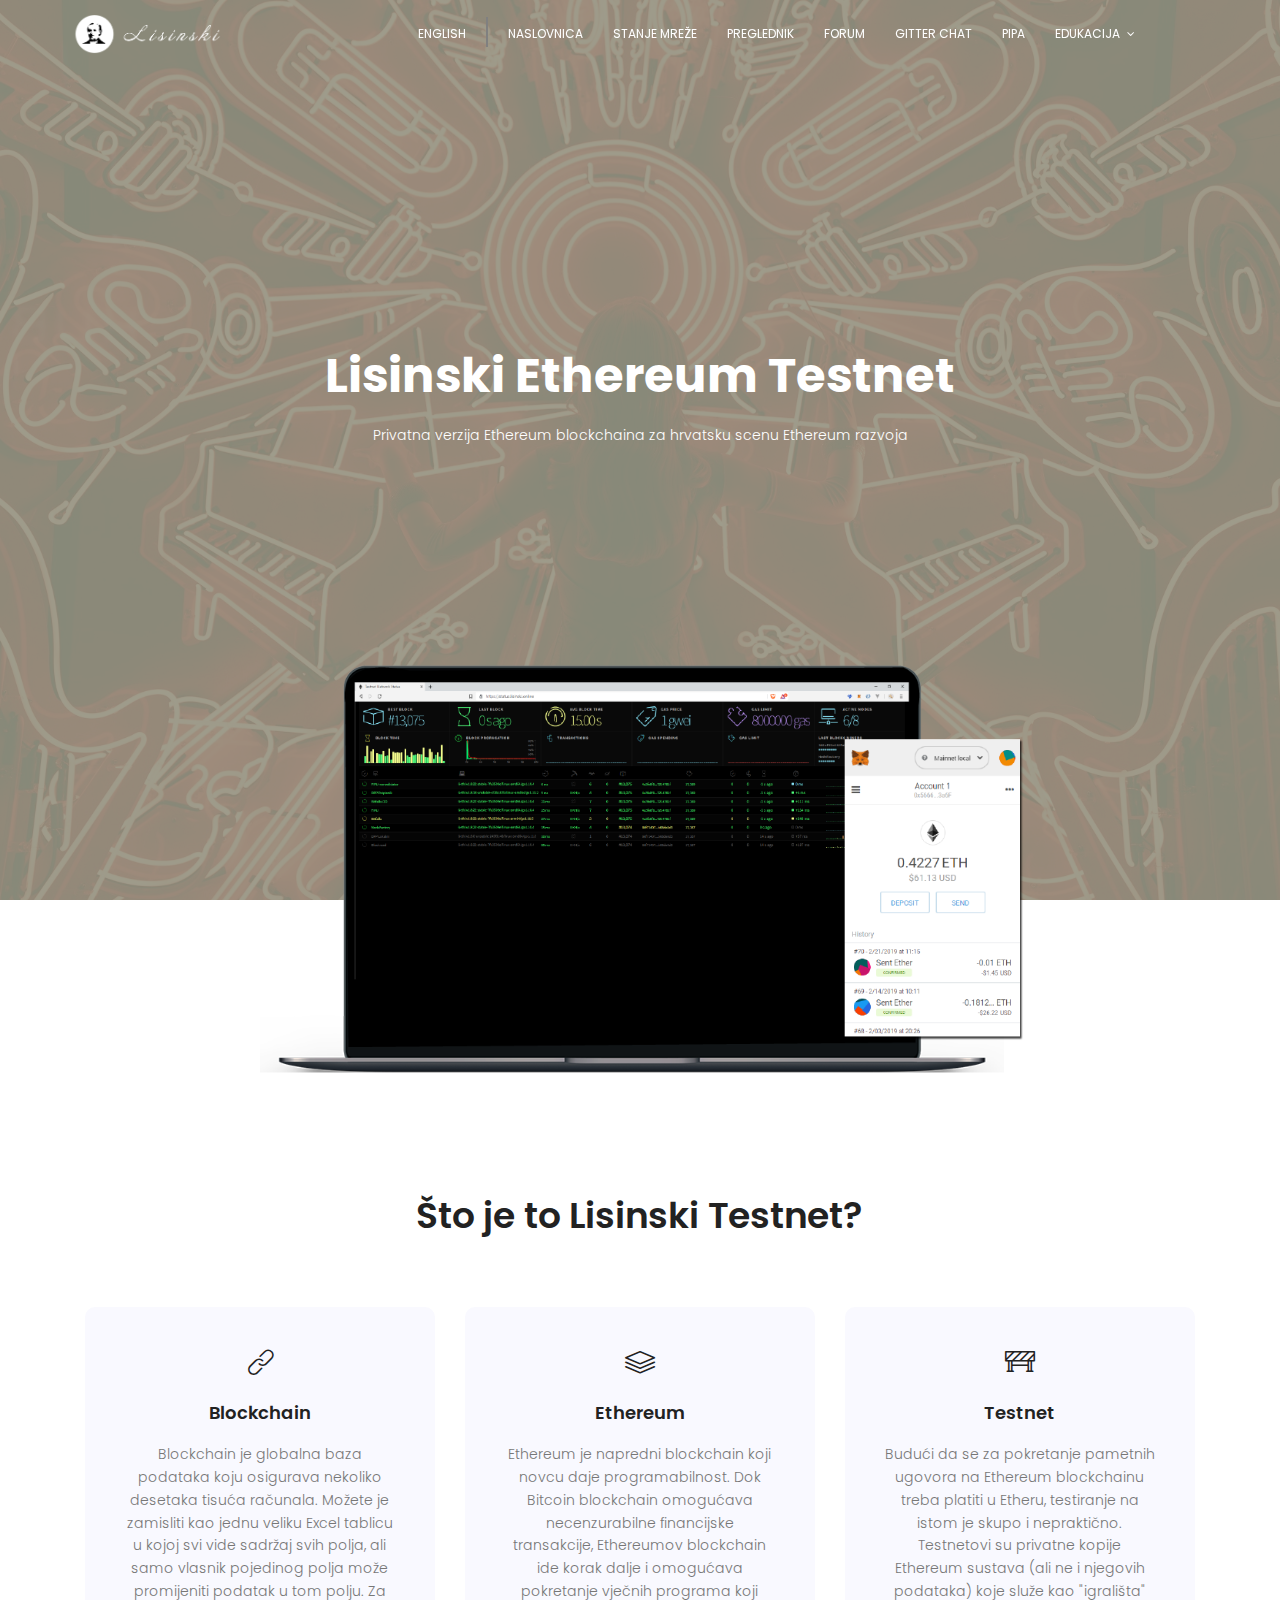
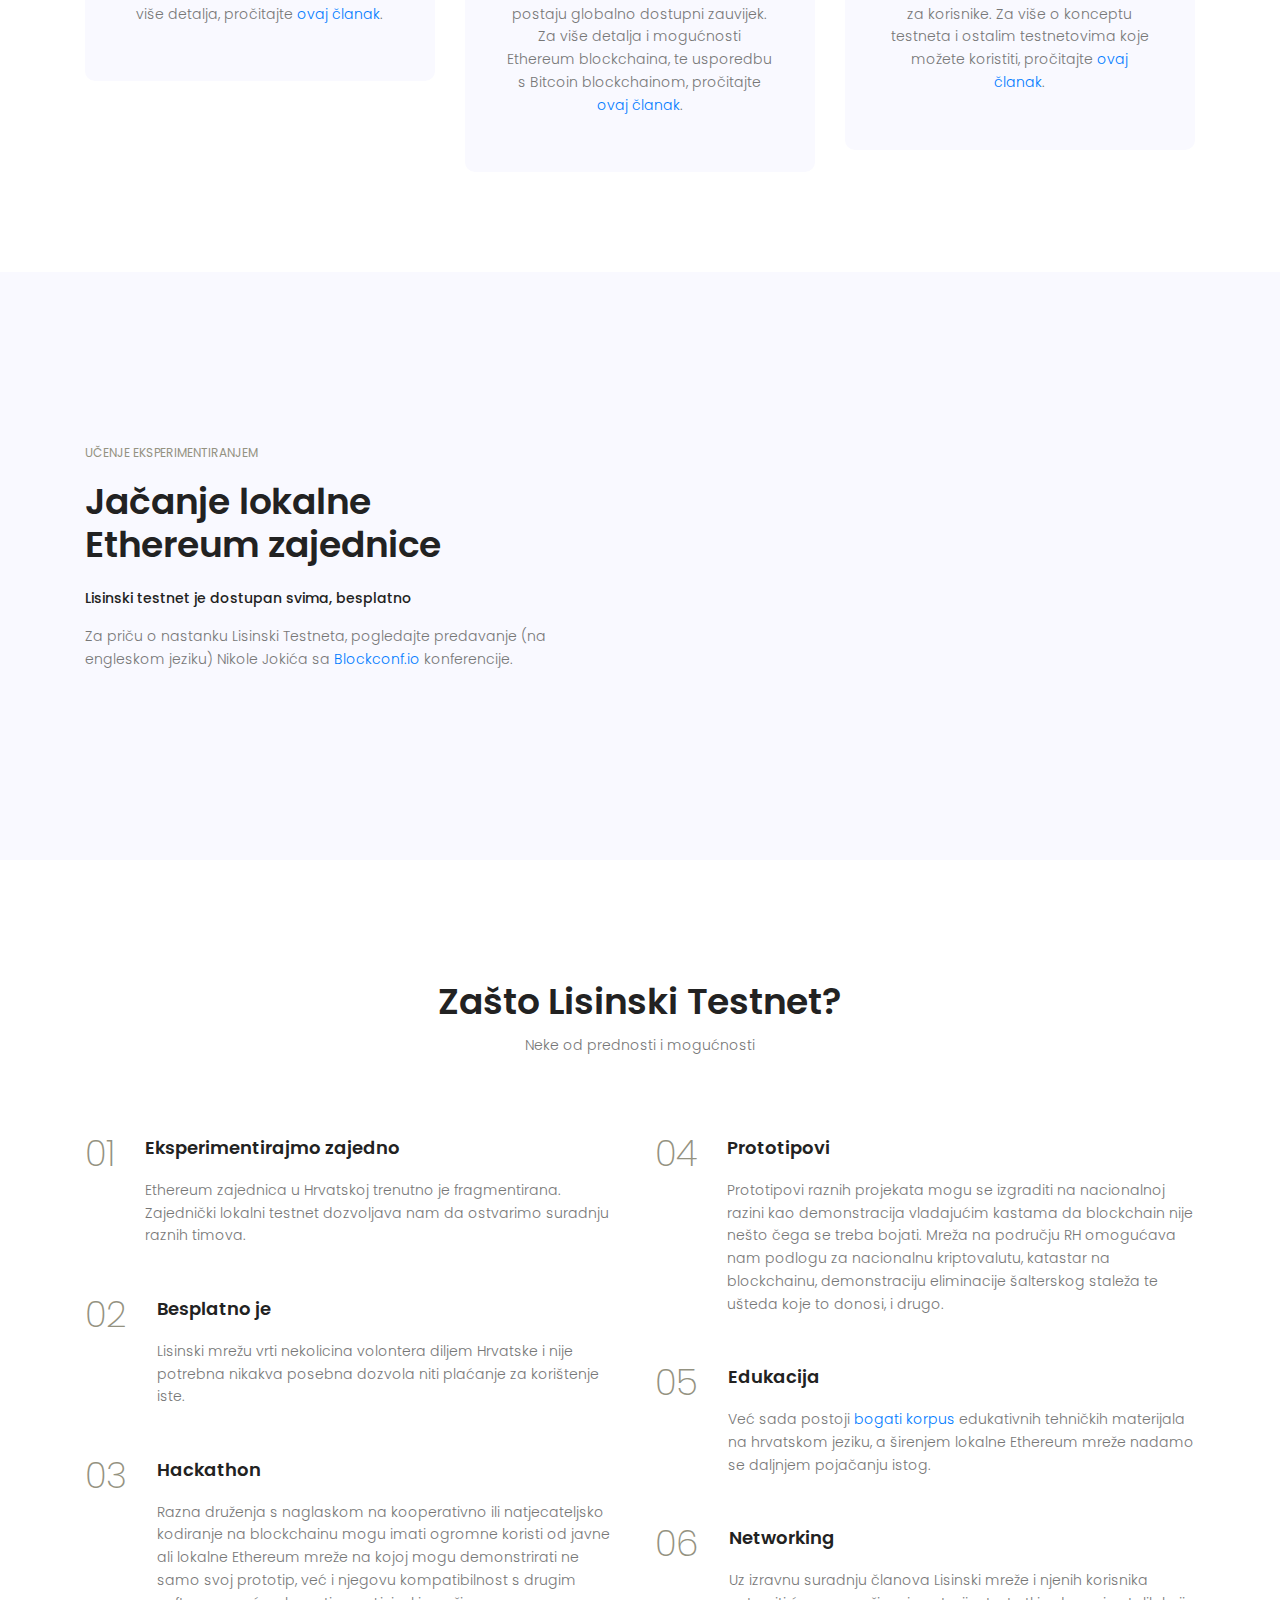
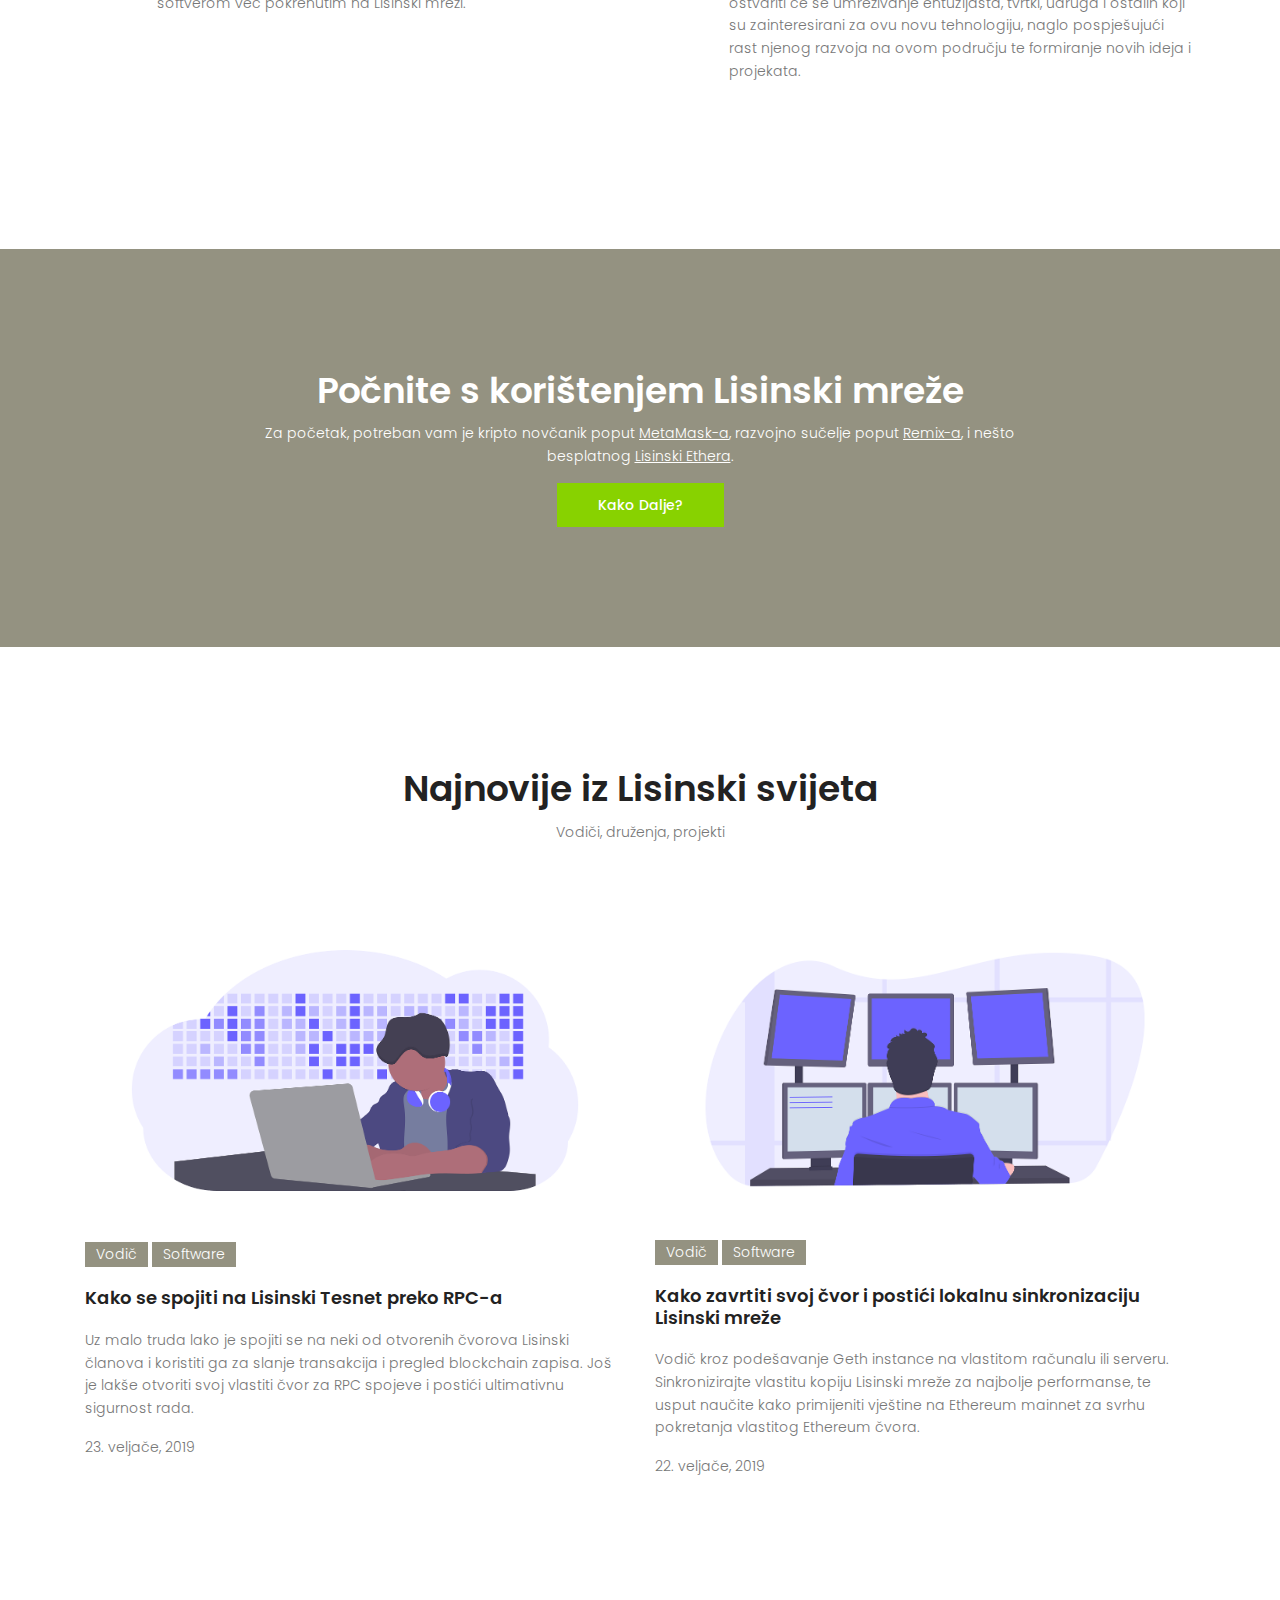
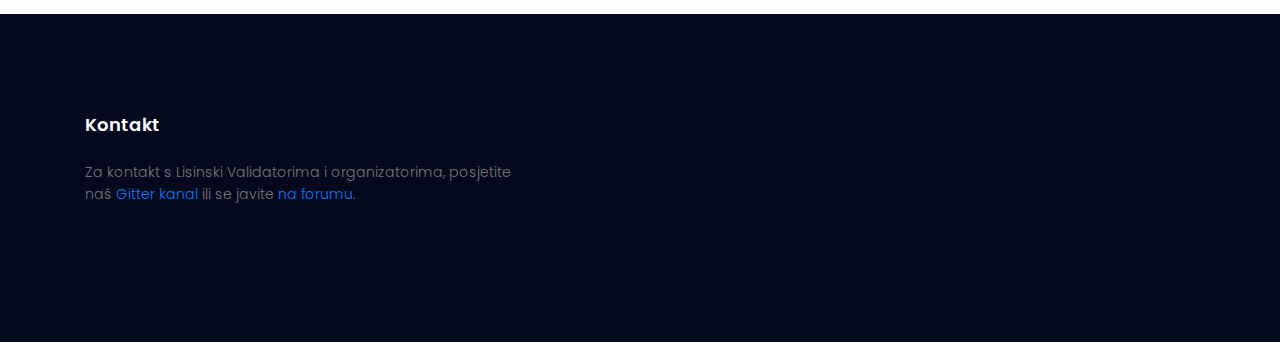
<file: index.html>
<!DOCTYPE html>
	<html lang="hr_HR" class="no-js">
	<head>
		<!-- Mobile Specific Meta -->
		<meta name="viewport" content="width=device-width, initial-scale=1, shrink-to-fit=no">
		<!-- Favicon-->
		<link rel="shortcut icon" href="img/lis.png">
		<!-- Author Meta -->
		<meta name="author" content="Bruno Škvorc &lt;contact@bitfalls.com&gt;">
		<!-- Meta Description -->
		<meta name="description" content="Lisinski Ethereum Testnet je proof-of-authority Ethereum blockchain za testiranje i eksperimentiranje s blockchain softverom">
		<!-- Meta Keyword -->
		<meta name="keywords" content="blockchain, ethereum, testnet, poa">
		<!-- meta character set -->
		<meta charset="UTF-8">
		<!-- Site Title -->
		<title>Lisinski testnet</title>

		<link href="https://fonts.googleapis.com/css?family=Poppins:100,200,400,300,500,600,700" rel="stylesheet"> 
			<!--
			CSS
			============================================= -->
			<link rel="stylesheet" href="css/linearicons.css">
			<link rel="stylesheet" href="css/font-awesome.min.css">
			<link rel="stylesheet" href="css/bootstrap.css">
			<link rel="stylesheet" href="css/magnific-popup.css">
			<link rel="stylesheet" href="css/nice-select.css">					
			<link rel="stylesheet" href="css/animate.min.css">
			<link rel="stylesheet" href="css/owl.carousel.css">
			<link rel="stylesheet" href="css/main.css">
		</head>
		<body>

			  <header id="header" id="home">
			    <div class="container">
			    	<div class="row align-items-center justify-content-between d-flex">
				      <div id="logo">
				        <a href="index.html"><img src="img/logo2.png" style="max-height: 40px" alt="" title="" /></a>
				      </div>
				      <nav id="nav-menu-container">
				        <ul class="nav-menu">
						  <li><a href="/en">English</a></li>
						  <li style="border:1px solid gray; height: 30px"></li>
				          <li class="menu-active"><a href="/">Naslovnica</a></li>
						  <li><a href="https://status.lisinski.online">Stanje mreže</a></li>
						  <li><a href="https://preglednik.lisinski.online">Preglednik</a></li>
				          <li><a href="https://forum.lisinski.online/t/hrvatski">Forum</a></li>
				          <li><a href="https://gitter.im/hpoa/lisinski">Gitter chat</a></li>
				          <li><a href="https://pipa.lisinski.online">Pipa</a></li>
				          <li class="menu-has-children"><a href="javascript:void(0)">Edukacija</a>
				            <ul>
				              <li><a href="https://forum.lisinski.online/d/3-kako-sinkronizirati-vlastiti-geth-vor-s-lisinski-mre-om">Pokretanje vlastitog Lisinski čvora</a></li>
				              <li><a href="https://forum.lisinski.online/d/5-kako-se-spojiti-na-lisinski-preko-rpc-a">Kako se spojiti na Lisinski mrežu preko RPCa?</a></li>
				            </ul>
				          </li>
				        </ul>
				      </nav><!-- #nav-menu-container -->		    		
			    	</div>
			    </div>
			  </header><!-- #header -->


			<!-- start banner Area -->
			<section class="banner-area relative" id="home">
				<div class="overlay overlay-bg"></div>	
				<div class="container">
					<div class="row fullscreen d-flex align-items-center justify-content-center">
						<div class="banner-content col-lg-8">
							<h1 class="text-white">
								Lisinski Ethereum Testnet
							</h1>
							<p class="pt-20 pb-20 text-white">
								Privatna verzija Ethereum blockchaina za hrvatsku scenu Ethereum razvoja
							</p>
						</div>											
					</div>
				</div>					
			</section>
			<!-- End banner Area -->	

			<!-- Start feature Area -->
			<section class="feature-area pb-100" id="service">
				<div class="container">
					<div class="row mockup-container">
						<img class="mx-auto d-block img-fluid" style="max-width: 800px; width: 100%; height: 100%;" src="img/lap2.png" alt="">
					</div>
					<div class="row d-flex justify-content-center">
						<div class="menu-content pt-100 pb-60 col-lg-10">
							<div class="title text-center">
								<h1 class="mb-10">Što je to Lisinski Testnet?</h1>
								
							</div>
						</div>
					</div>						
					<div class="row">
						<div class="col-lg-4">
							<div class="single-feature">
								<span class="lnr lnr-link"></span>
								<h4>
									Blockchain
								</h4>
								<p>
									Blockchain je globalna baza podataka koju osigurava nekoliko desetaka tisuća računala. Možete je zamisliti kao jednu veliku Excel tablicu u kojoj svi vide sadržaj svih polja, ali samo vlasnik pojedinog polja može promijeniti podatak u tom polju. Za više detalja, pročitajte <a href="https://bitfalls.com/hr/2017/08/20/blockchain-explained-blockchain-works/">ovaj članak</a>.
								</p>
							</div>
						</div>
						<div class="col-lg-4">
							<div class="single-feature">
								<span class="lnr lnr-layers"></span>
								<h4>
									Ethereum
								</h4>
								<p>
									Ethereum je napredni blockchain koji novcu daje programabilnost. Dok Bitcoin blockchain omogućava necenzurabilne financijske transakcije, Ethereumov blockchain ide korak dalje i omogućava pokretanje vječnih programa koji postaju globalno dostupni zauvijek. Za više detalja i mogućnosti Ethereum blockchaina, te usporedbu s Bitcoin blockchainom, pročitajte <a href="https://bitfalls.com/hr/2017/09/19/what-ethereum-compare-to-bitcoin/">ovaj članak</a>.
								</p>
							</div>
						</div>
						<div class="col-lg-4">
							<div class="single-feature">
								<span class="lnr lnr-construction"></span>
								<h4>
									Testnet
								</h4>
								<p>
									Budući da se za pokretanje pametnih ugovora na Ethereum blockchainu treba platiti u Etheru, testiranje na istom je skupo i nepraktično. Testnetovi su privatne kopije Ethereum sustava (ali ne i njegovih podataka) koje služe kao "igrališta" za korisnike. Za više o konceptu testneta i ostalim testnetovima koje možete koristiti, pročitajte <a href="https://bitfalls.com/hr/2018/05/31/what-is-an-ethereum-testnet-and-how-is-it-used/">ovaj članak</a>.
								</p>
							</div>
						</div>												
					</div>
				</div>	
			</section>
			<!-- End feature Area -->
			
			<!-- Start about Area -->
			<section class="about-area section-gap">
				<div class="container">
					<div class="row align-items-center">
						<div class="col-lg-6 about-left">
							<h6>Učenje eksperimentiranjem</h6>
							<h1>
								Jačanje lokalne <br>
								Ethereum zajednice
							</h1>
							<p>
								<span>
									Lisinski testnet je dostupan svima, besplatno
								</span>
							</p>
							<p>
								Za priču o nastanku Lisinski Testneta, pogledajte predavanje (na engleskom jeziku) Nikole Jokića sa <a href="https://blockconf.io">Blockconf.io</a> konferencije.
							</p>
						</div>
						<div class="col-lg-6 about-right" style="height: 348px">
								<iframe style="width: 100%; height: 100%" src="https://www.youtube.com/embed/uG3rUuFhWB0" frameborder="0" allow="accelerometer; autoplay; encrypted-media; gyroscope; picture-in-picture" allowfullscreen></iframe>
						</div>
					</div>
				</div>	
			</section>
			<!-- End about Area -->
			
			<!-- Start service Area -->
			<section class="service-area section-gap" id="feature">
				<div class="container">
					<div class="row d-flex justify-content-center">
						<div class="menu-content pb-60 col-lg-10">
							<div class="title text-center">
								<h1 class="mb-10">Zašto Lisinski Testnet?</h1>
								<p>Neke od prednosti i mogućnosti</p>
							</div>
						</div>
					</div>					
					<div class="row">
						<div class="col-lg-6 secvice-left">
							<div class="single-service d-flex flex-row pb-30">
								<div class="icon">
									<h1>01</h1>
								</div>
								<div class="desc">
									<h4>Eksperimentirajmo zajedno</h4>
									<p>
										Ethereum zajednica u Hrvatskoj trenutno je fragmentirana. Zajednički lokalni testnet dozvoljava nam da ostvarimo suradnju raznih timova.
									</p>
								</div>
							</div>
							<div class="single-service d-flex flex-row pb-30">
									<div class="icon">
										<h1>02</h1>
									</div>
									<div class="desc">
										<h4>Besplatno je</h4>
										<p>
											Lisinski mrežu vrti nekolicina volontera diljem Hrvatske i nije potrebna nikakva posebna dozvola niti plaćanje za korištenje iste.
										</p>
									</div>
								</div>
								<div class="single-service d-flex flex-row pb-30">
										<div class="icon">
											<h1>03</h1>
										</div>
										<div class="desc">
											<h4>Hackathon</h4>
											<p>
												Razna druženja s naglaskom na kooperativno ili natjecateljsko kodiranje na blockchainu mogu imati ogromne koristi od javne ali lokalne Ethereum mreže na kojoj mogu demonstrirati ne samo svoj prototip, već i njegovu kompatibilnost s drugim softverom već pokrenutim na Lisinski mreži.
											</p>
										</div>
									</div>
																			
						</div>
						<div class="col-lg-6 secvice-right">
							
							<div class="single-service d-flex flex-row pb-30">
								<div class="icon">
									<h1>04</h1>
								</div>
								<div class="desc">
									<h4>Prototipovi</h4>
									<p>
										Prototipovi raznih projekata mogu se izgraditi na nacionalnoj razini kao demonstracija vladajućim kastama da blockchain nije nešto čega se treba bojati. Mreža na području RH omogućava nam podlogu za nacionalnu kriptovalutu, katastar na blockchainu, demonstraciju eliminacije šalterskog staleža te ušteda koje to donosi, i drugo.
									</p>
								</div>
							</div>
							<div class="single-service d-flex flex-row pb-30">
									<div class="icon">
										<h1>05</h1>
									</div>
									<div class="desc">
										<h4>Edukacija</h4>
										<p>
											Već sada postoji <a href="https://bitfalls.com/hr/category/technical/">bogati korpus</a> edukativnih tehničkih materijala na hrvatskom jeziku, a širenjem lokalne Ethereum mreže nadamo se daljnjem pojačanju istog.</a>
										</p>
									</div>
								</div>		
							<div class="single-service d-flex flex-row pb-30">
								<div class="icon">
									<h1>06</h1>
								</div>
								<div class="desc">
									<h4>Networking</h4>
									<p>
										Uz izravnu suradnju članova Lisinski mreže i njenih korisnika ostvariti će se umreživanje entuzijasta, tvrtki, udruga i ostalih koji su zainteresirani za ovu novu tehnologiju, naglo pospješujući rast njenog razvoja na ovom području te formiranje novih ideja i projekata. 
									</p>
								</div>
							</div>														
						</div>						
					</div>
				</div>	
			</section>
			<!-- End service Area -->
				

			<!-- Start callto-action Area -->
			<section class="callto-action-area relative section-gap">
				<div class="overlay overlay-bg"></div>	
				<div class="container">
					<div class="row d-flex justify-content-center">
						<div class="menu-content col-lg-9">
							<div class="title text-center">
								<h1 class="mb-10 text-white">Počnite s korištenjem Lisinski mreže</h1>
								<p class="text-white">Za početak, potreban vam je kripto novčanik poput <a href="https://bitfalls.com/hr/2018/02/16/metamask-send-receive-ether/">MetaMask-a</a>, razvojno sučelje poput <a href="https://remix.ethereum.org">Remix-a</a>, i nešto besplatnog <a href="https://pipa.lisinski.online">Lisinski Ethera</a>.</p>
								<a class="primary-btn" href="https://forum.lisinski.online/d/3-kako-sinkronizirati-vlastiti-geth-vor-s-lisinski-mre-om">Kako dalje?</a>
							</div>
						</div>
					</div>	
				</div>	
			</section>
			<!-- End calto-action Area -->
			
			<!-- Start latest-blog Area -->
			<section class="latest-blog-area section-gap" id="blog">
				<div class="container">
					<div class="row d-flex justify-content-center">
						<div class="menu-content pb-60 col-lg-8">
							<div class="title text-center">
								<h1 class="mb-10">Najnovije iz Lisinski svijeta</h1>
								<p>Vodiči, druženja, projekti</p>
							</div>
						</div>
					</div>					
					<div class="row">
							<div class="col-lg-6 single-blog">
								<img class="img-fluid" src="img/dev.png" alt="">
								<ul class="tags">
									<li><a href="#">Vodič</a></li>
									<li><a href="#">Software</a></li>
								</ul>
								<a href="https://forum.lisinski.online/d/5-kako-se-spojiti-na-lisinski-preko-rpc-a"><h4>Kako se spojiti na Lisinski Tesnet preko RPC-a</h4></a>
								
								<p>
									Uz malo truda lako je spojiti se na neki od otvorenih čvorova Lisinski članova i koristiti ga za slanje transakcija i pregled blockchain zapisa. Još je lakše otvoriti svoj vlastiti čvor za RPC spojeve i postići ultimativnu sigurnost rada.
								</p>
								<p class="post-date">23. veljače, 2019</p>
							</div>
							<div class="col-lg-6 single-blog">
								<img class="img-fluid" src="img/node.png" alt="">
								<ul class="tags">
										<li><a href="#">Vodič</a></li>
										<li><a href="#">Software</a></li>
									</ul>
								<a href="https://forum.lisinski.online/d/3-kako-sinkronizirati-vlastiti-geth-vor-s-lisinski-mre-om"><h4>Kako zavrtiti svoj čvor i postići lokalnu sinkronizaciju Lisinski mreže</h4></a>
								<p>
									Vodič kroz podešavanje Geth instance na vlastitom računalu ili serveru. Sinkronizirajte vlastitu kopiju Lisinski mreže za najbolje performanse, te usput naučite kako primijeniti vještine na Ethereum mainnet za svrhu pokretanja vlastitog Ethereum čvora.
								</p>
								<p class="post-date">22. veljače, 2019</p>
							</div>						
						</div>
				</div>	
			</section>
			<!-- End latest-blog Area -->
			

			<!-- start footer Area -->		
			<footer class="footer-area section-gap">
				<div class="container">
					<div class="row">
						<div class="col-lg-5 col-md-6 col-sm-6">
							<div class="single-footer-widget">
								<h6>Kontakt</h6>
								<p>
									Za kontakt s Lisinski Validatorima i organizatorima, posjetite naš <a href="https://gitter.im/hpoa/lisinski">Gitter kanal</a> ili se javite <a href="https://forum.lisinski.online/t/hrvatski">na forumu</a>.
								</p>
									
							</div>
						</div>
						
							
					</div>
				</div>
			</footer>	
			<!-- End footer Area -->		

			<script src="js/vendor/jquery-2.2.4.min.js"></script>
			<script src="https://cdnjs.cloudflare.com/ajax/libs/popper.js/1.12.9/umd/popper.min.js" integrity="sha384-ApNbgh9B+Y1QKtv3Rn7W3mgPxhU9K/ScQsAP7hUibX39j7fakFPskvXusvfa0b4Q" crossorigin="anonymous"></script>
			<script src="js/vendor/bootstrap.min.js"></script>			
  			<script src="js/easing.min.js"></script>			
			<script src="js/hoverIntent.js"></script>
			<script src="js/superfish.min.js"></script>	
			<script src="js/jquery.ajaxchimp.min.js"></script>
			<script src="js/jquery.magnific-popup.min.js"></script>	
			<script src="js/owl.carousel.min.js"></script>			
			<script src="js/jquery.sticky.js"></script>
			<script src="js/jquery.nice-select.min.js"></script>			
			<script src="js/parallax.min.js"></script>		
			<script src="js/mail-script.js"></script>	
			<script src="js/main.js"></script>	
		</body>
	</html>
</file>
<file: css/linearicons.css>
@font-face {
	font-family: 'Linearicons-Free';
	src:url('../fonts/Linearicons-Free.eot?w118d');
	src:url('../fonts/Linearicons-Free.eot?#iefixw118d') format('embedded-opentype'),
		url('../fonts/Linearicons-Free.woff2?w118d') format('woff2'),
		url('../fonts/Linearicons-Free.woff?w118d') format('woff'),
		url('../fonts/Linearicons-Free.ttf?w118d') format('truetype'),
		url('../fonts/Linearicons-Free.svg?w118d#Linearicons-Free') format('svg');
	font-weight: normal;
	font-style: normal;
}

.lnr {
	font-family: 'Linearicons-Free';
	speak: none;
	font-style: normal;
	font-weight: normal;
	font-variant: normal;
	text-transform: none;
	line-height: 1;

	/* Better Font Rendering =========== */
	-webkit-font-smoothing: antialiased;
	-moz-osx-font-smoothing: grayscale;
}

.lnr-home:before {
	content: "\e800";
}
.lnr-apartment:before {
	content: "\e801";
}
.lnr-pencil:before {
	content: "\e802";
}
.lnr-magic-wand:before {
	content: "\e803";
}
.lnr-drop:before {
	content: "\e804";
}
.lnr-lighter:before {
	content: "\e805";
}
.lnr-poop:before {
	content: "\e806";
}
.lnr-sun:before {
	content: "\e807";
}
.lnr-moon:before {
	content: "\e808";
}
.lnr-cloud:before {
	content: "\e809";
}
.lnr-cloud-upload:before {
	content: "\e80a";
}
.lnr-cloud-download:before {
	content: "\e80b";
}
.lnr-cloud-sync:before {
	content: "\e80c";
}
.lnr-cloud-check:before {
	content: "\e80d";
}
.lnr-database:before {
	content: "\e80e";
}
.lnr-lock:before {
	content: "\e80f";
}
.lnr-cog:before {
	content: "\e810";
}
.lnr-trash:before {
	content: "\e811";
}
.lnr-dice:before {
	content: "\e812";
}
.lnr-heart:before {
	content: "\e813";
}
.lnr-star:before {
	content: "\e814";
}
.lnr-star-half:before {
	content: "\e815";
}
.lnr-star-empty:before {
	content: "\e816";
}
.lnr-flag:before {
	content: "\e817";
}
.lnr-envelope:before {
	content: "\e818";
}
.lnr-paperclip:before {
	content: "\e819";
}
.lnr-inbox:before {
	content: "\e81a";
}
.lnr-eye:before {
	content: "\e81b";
}
.lnr-printer:before {
	content: "\e81c";
}
.lnr-file-empty:before {
	content: "\e81d";
}
.lnr-file-add:before {
	content: "\e81e";
}
.lnr-enter:before {
	content: "\e81f";
}
.lnr-exit:before {
	content: "\e820";
}
.lnr-graduation-hat:before {
	content: "\e821";
}
.lnr-license:before {
	content: "\e822";
}
.lnr-music-note:before {
	content: "\e823";
}
.lnr-film-play:before {
	content: "\e824";
}
.lnr-camera-video:before {
	content: "\e825";
}
.lnr-camera:before {
	content: "\e826";
}
.lnr-picture:before {
	content: "\e827";
}
.lnr-book:before {
	content: "\e828";
}
.lnr-bookmark:before {
	content: "\e829";
}
.lnr-user:before {
	content: "\e82a";
}
.lnr-users:before {
	content: "\e82b";
}
.lnr-shirt:before {
	content: "\e82c";
}
.lnr-store:before {
	content: "\e82d";
}
.lnr-cart:before {
	content: "\e82e";
}
.lnr-tag:before {
	content: "\e82f";
}
.lnr-phone-handset:before {
	content: "\e830";
}
.lnr-phone:before {
	content: "\e831";
}
.lnr-pushpin:before {
	content: "\e832";
}
.lnr-map-marker:before {
	content: "\e833";
}
.lnr-map:before {
	content: "\e834";
}
.lnr-location:before {
	content: "\e835";
}
.lnr-calendar-full:before {
	content: "\e836";
}
.lnr-keyboard:before {
	content: "\e837";
}
.lnr-spell-check:before {
	content: "\e838";
}
.lnr-screen:before {
	content: "\e839";
}
.lnr-smartphone:before {
	content: "\e83a";
}
.lnr-tablet:before {
	content: "\e83b";
}
.lnr-laptop:before {
	content: "\e83c";
}
.lnr-laptop-phone:before {
	content: "\e83d";
}
.lnr-power-switch:before {
	content: "\e83e";
}
.lnr-bubble:before {
	content: "\e83f";
}
.lnr-heart-pulse:before {
	content: "\e840";
}
.lnr-construction:before {
	content: "\e841";
}
.lnr-pie-chart:before {
	content: "\e842";
}
.lnr-chart-bars:before {
	content: "\e843";
}
.lnr-gift:before {
	content: "\e844";
}
.lnr-diamond:before {
	content: "\e845";
}
.lnr-linearicons:before {
	content: "\e846";
}
.lnr-dinner:before {
	content: "\e847";
}
.lnr-coffee-cup:before {
	content: "\e848";
}
.lnr-leaf:before {
	content: "\e849";
}
.lnr-paw:before {
	content: "\e84a";
}
.lnr-rocket:before {
	content: "\e84b";
}
.lnr-briefcase:before {
	content: "\e84c";
}
.lnr-bus:before {
	content: "\e84d";
}
.lnr-car:before {
	content: "\e84e";
}
.lnr-train:before {
	content: "\e84f";
}
.lnr-bicycle:before {
	content: "\e850";
}
.lnr-wheelchair:before {
	content: "\e851";
}
.lnr-select:before {
	content: "\e852";
}
.lnr-earth:before {
	content: "\e853";
}
.lnr-smile:before {
	content: "\e854";
}
.lnr-sad:before {
	content: "\e855";
}
.lnr-neutral:before {
	content: "\e856";
}
.lnr-mustache:before {
	content: "\e857";
}
.lnr-alarm:before {
	content: "\e858";
}
.lnr-bullhorn:before {
	content: "\e859";
}
.lnr-volume-high:before {
	content: "\e85a";
}
.lnr-volume-medium:before {
	content: "\e85b";
}
.lnr-volume-low:before {
	content: "\e85c";
}
.lnr-volume:before {
	content: "\e85d";
}
.lnr-mic:before {
	content: "\e85e";
}
.lnr-hourglass:before {
	content: "\e85f";
}
.lnr-undo:before {
	content: "\e860";
}
.lnr-redo:before {
	content: "\e861";
}
.lnr-sync:before {
	content: "\e862";
}
.lnr-history:before {
	content: "\e863";
}
.lnr-clock:before {
	content: "\e864";
}
.lnr-download:before {
	content: "\e865";
}
.lnr-upload:before {
	content: "\e866";
}
.lnr-enter-down:before {
	content: "\e867";
}
.lnr-exit-up:before {
	content: "\e868";
}
.lnr-bug:before {
	content: "\e869";
}
.lnr-code:before {
	content: "\e86a";
}
.lnr-link:before {
	content: "\e86b";
}
.lnr-unlink:before {
	content: "\e86c";
}
.lnr-thumbs-up:before {
	content: "\e86d";
}
.lnr-thumbs-down:before {
	content: "\e86e";
}
.lnr-magnifier:before {
	content: "\e86f";
}
.lnr-cross:before {
	content: "\e870";
}
.lnr-menu:before {
	content: "\e871";
}
.lnr-list:before {
	content: "\e872";
}
.lnr-chevron-up:before {
	content: "\e873";
}
.lnr-chevron-down:before {
	content: "\e874";
}
.lnr-chevron-left:before {
	content: "\e875";
}
.lnr-chevron-right:before {
	content: "\e876";
}
.lnr-arrow-up:before {
	content: "\e877";
}
.lnr-arrow-down:before {
	content: "\e878";
}
.lnr-arrow-left:before {
	content: "\e879";
}
.lnr-arrow-right:before {
	content: "\e87a";
}
.lnr-move:before {
	content: "\e87b";
}
.lnr-warning:before {
	content: "\e87c";
}
.lnr-question-circle:before {
	content: "\e87d";
}
.lnr-menu-circle:before {
	content: "\e87e";
}
.lnr-checkmark-circle:before {
	content: "\e87f";
}
.lnr-cross-circle:before {
	content: "\e880";
}
.lnr-plus-circle:before {
	content: "\e881";
}
.lnr-circle-minus:before {
	content: "\e882";
}
.lnr-arrow-up-circle:before {
	content: "\e883";
}
.lnr-arrow-down-circle:before {
	content: "\e884";
}
.lnr-arrow-left-circle:before {
	content: "\e885";
}
.lnr-arrow-right-circle:before {
	content: "\e886";
}
.lnr-chevron-up-circle:before {
	content: "\e887";
}
.lnr-chevron-down-circle:before {
	content: "\e888";
}
.lnr-chevron-left-circle:before {
	content: "\e889";
}
.lnr-chevron-right-circle:before {
	content: "\e88a";
}
.lnr-crop:before {
	content: "\e88b";
}
.lnr-frame-expand:before {
	content: "\e88c";
}
.lnr-frame-contract:before {
	content: "\e88d";
}
.lnr-layers:before {
	content: "\e88e";
}
.lnr-funnel:before {
	content: "\e88f";
}
.lnr-text-format:before {
	content: "\e890";
}
.lnr-text-format-remove:before {
	content: "\e891";
}
.lnr-text-size:before {
	content: "\e892";
}
.lnr-bold:before {
	content: "\e893";
}
.lnr-italic:before {
	content: "\e894";
}
.lnr-underline:before {
	content: "\e895";
}
.lnr-strikethrough:before {
	content: "\e896";
}
.lnr-highlight:before {
	content: "\e897";
}
.lnr-text-align-left:before {
	content: "\e898";
}
.lnr-text-align-center:before {
	content: "\e899";
}
.lnr-text-align-right:before {
	content: "\e89a";
}
.lnr-text-align-justify:before {
	content: "\e89b";
}
.lnr-line-spacing:before {
	content: "\e89c";
}
.lnr-indent-increase:before {
	content: "\e89d";
}
.lnr-indent-decrease:before {
	content: "\e89e";
}
.lnr-pilcrow:before {
	content: "\e89f";
}
.lnr-direction-ltr:before {
	content: "\e8a0";
}
.lnr-direction-rtl:before {
	content: "\e8a1";
}
.lnr-page-break:before {
	content: "\e8a2";
}
.lnr-sort-alpha-asc:before {
	content: "\e8a3";
}
.lnr-sort-amount-asc:before {
	content: "\e8a4";
}
.lnr-hand:before {
	content: "\e8a5";
}
.lnr-pointer-up:before {
	content: "\e8a6";
}
.lnr-pointer-right:before {
	content: "\e8a7";
}
.lnr-pointer-down:before {
	content: "\e8a8";
}
.lnr-pointer-left:before {
	content: "\e8a9";
}
</file>
<file: css/nice-select.css>
.nice-select {
  -webkit-tap-highlight-color: transparent;
  background-color: #fff;
  border-radius: 5px;
  border: solid 1px #e8e8e8;
  box-sizing: border-box;
  clear: both;
  cursor: pointer;
  display: block;
  float: left;
  font-family: inherit;
  font-size: 14px;
  font-weight: normal;
  height: 42px;
  line-height: 40px;
  outline: none;
  padding-left: 18px;
  padding-right: 30px;
  position: relative;
  text-align: left !important;
  -webkit-transition: all 0.2s ease-in-out;
  transition: all 0.2s ease-in-out;
  -webkit-user-select: none;
     -moz-user-select: none;
      -ms-user-select: none;
          user-select: none;
  white-space: nowrap;
  width: auto; }
  .nice-select:hover {
    border-color: #dbdbdb; }
  .nice-select:active, .nice-select.open, .nice-select:focus {
    border-color: #999; }
  .nice-select:after {
    border-bottom: 2px solid #999;
    border-right: 2px solid #999;
    content: '';
    display: block;
    height: 5px;
    margin-top: -4px;
    pointer-events: none;
    position: absolute;
    right: 12px;
    top: 50%;
    -webkit-transform-origin: 66% 66%;
        -ms-transform-origin: 66% 66%;
            transform-origin: 66% 66%;
    -webkit-transform: rotate(45deg);
        -ms-transform: rotate(45deg);
            transform: rotate(45deg);
    -webkit-transition: all 0.15s ease-in-out;
    transition: all 0.15s ease-in-out;
    width: 5px; }
  .nice-select.open:after {
    -webkit-transform: rotate(-135deg);
        -ms-transform: rotate(-135deg);
            transform: rotate(-135deg); }
  .nice-select.open .list {
    opacity: 1;
    pointer-events: auto;
    -webkit-transform: scale(1) translateY(0);
        -ms-transform: scale(1) translateY(0);
            transform: scale(1) translateY(0); }
  .nice-select.disabled {
    border-color: #ededed;
    color: #999;
    pointer-events: none; }
    .nice-select.disabled:after {
      border-color: #cccccc; }
  .nice-select.wide {
    width: 100%; }
    .nice-select.wide .list {
      left: 0 !important;
      right: 0 !important; }
  .nice-select.right {
    float: right; }
    .nice-select.right .list {
      left: auto;
      right: 0; }
  .nice-select.small {
    font-size: 12px;
    height: 36px;
    line-height: 34px; }
    .nice-select.small:after {
      height: 4px;
      width: 4px; }
    .nice-select.small .option {
      line-height: 34px;
      min-height: 34px; }
  .nice-select .list {
    background-color: #fff;
    border-radius: 5px;
    box-shadow: 0 0 0 1px rgba(68, 68, 68, 0.11);
    box-sizing: border-box;
    margin-top: 4px;
    opacity: 0;
    overflow: hidden;
    padding: 0;
    pointer-events: none;
    position: absolute;
    top: 100%;
    left: 0;
    -webkit-transform-origin: 50% 0;
        -ms-transform-origin: 50% 0;
            transform-origin: 50% 0;
    -webkit-transform: scale(0.75) translateY(-21px);
        -ms-transform: scale(0.75) translateY(-21px);
            transform: scale(0.75) translateY(-21px);
    -webkit-transition: all 0.2s cubic-bezier(0.5, 0, 0, 1.25), opacity 0.15s ease-out;
    transition: all 0.2s cubic-bezier(0.5, 0, 0, 1.25), opacity 0.15s ease-out;
    z-index: 9; }
    .nice-select .list:hover .option:not(:hover) {
      background-color: transparent !important; }
  .nice-select .option {
    cursor: pointer;
    font-weight: 400;
    line-height: 40px;
    list-style: none;
    min-height: 40px;
    outline: none;
    padding-left: 18px;
    padding-right: 29px;
    text-align: left;
    -webkit-transition: all 0.2s;
    transition: all 0.2s; }
    .nice-select .option:hover, .nice-select .option.focus, .nice-select .option.selected.focus {
      background-color: #f6f6f6; }
    .nice-select .option.selected {
      font-weight: bold; }
    .nice-select .option.disabled {
      background-color: transparent;
      color: #999;
      cursor: default; }

.no-csspointerevents .nice-select .list {
  display: none; }

.no-csspointerevents .nice-select.open .list {
  display: block; }
</file>
<file: css/main.css>
@charset "UTF-8";
/*--------------------------- Color variations ----------------------*/
/* Medium Layout: 1280px */
/* Tablet Layout: 768px */
/* Mobile Layout: 320px */
/* Wide Mobile Layout: 480px */
/* =================================== */
/*  Basic Style 
/* =================================== */
::-moz-selection {
  /* Code for Firefox */
  background-color: #949281;
  color: #fff;
}

::selection {
  background-color: #949281;
  color: #fff;
}

::-webkit-input-placeholder {
  /* WebKit, Blink, Edge */
  color: #777777;
  font-weight: 300;
}

:-moz-placeholder {
  /* Mozilla Firefox 4 to 18 */
  color: #777777;
  opacity: 1;
  font-weight: 300;
}

::-moz-placeholder {
  /* Mozilla Firefox 19+ */
  color: #777777;
  opacity: 1;
  font-weight: 300;
}

:-ms-input-placeholder {
  /* Internet Explorer 10-11 */
  color: #777777;
  font-weight: 300;
}

::-ms-input-placeholder {
  /* Microsoft Edge */
  color: #777777;
  font-weight: 300;
}

body {
  color: #777777;
  font-family: "Poppins", sans-serif;
  font-size: 14px;
  font-weight: 300;
  line-height: 1.625em;
  position: relative;
}

ol, ul {
  margin: 0;
  padding: 0;
  list-style: none;
}

select {
  display: block;
}

figure {
  margin: 0;
}

a {
  -webkit-transition: all 0.3s ease 0s;
  -moz-transition: all 0.3s ease 0s;
  -o-transition: all 0.3s ease 0s;
  transition: all 0.3s ease 0s;
}

iframe {
  border: 0;
}

a, a:focus, a:hover {
  text-decoration: none;
  outline: 0;
}

.btn.active.focus,
.btn.active:focus,
.btn.focus,
.btn.focus:active,
.btn:active:focus,
.btn:focus {
  text-decoration: none;
  outline: 0;
}

.card-panel {
  margin: 0;
  padding: 60px;
}

/**
 *  Typography
 *
 **/
.btn i, .btn-large i, .btn-floating i, .btn-large i, .btn-flat i {
  font-size: 1em;
  line-height: inherit;
}

.gray-bg {
  background: #f9f9ff;
}

h1, h2, h3,
h4, h5, h6 {
  font-family: "Poppins", sans-serif;
  color: #222222;
  line-height: 1.2em !important;
  margin-bottom: 0;
  margin-top: 0;
  font-weight: 600;
}

.h1, .h2, .h3,
.h4, .h5, .h6 {
  margin-bottom: 0;
  margin-top: 0;
  font-family: "Poppins", sans-serif;
  font-weight: 600;
  color: #222222;
}

h1, .h1 {
  font-size: 36px;
}

h2, .h2 {
  font-size: 30px;
}

h3, .h3 {
  font-size: 24px;
}

h4, .h4 {
  font-size: 18px;
}

h5, .h5 {
  font-size: 16px;
}

h6, .h6 {
  font-size: 14px;
  color: #222222;
}

td, th {
  border-radius: 0px;
}

/**
 * For modern browsers
 * 1. The space content is one way to avoid an Opera bug when the
 *    contenteditable attribute is included anywhere else in the document.
 *    Otherwise it causes space to appear at the top and bottom of elements
 *    that are clearfixed.
 * 2. The use of `table` rather than `block` is only necessary if using
 *    `:before` to contain the top-margins of child elements.
 */
.clear::before, .clear::after {
  content: " ";
  display: table;
}
.clear::after {
  clear: both;
}

.fz-11 {
  font-size: 11px;
}

.fz-12 {
  font-size: 12px;
}

.fz-13 {
  font-size: 13px;
}

.fz-14 {
  font-size: 14px;
}

.fz-15 {
  font-size: 15px;
}

.fz-16 {
  font-size: 16px;
}

.fz-18 {
  font-size: 18px;
}

.fz-30 {
  font-size: 30px;
}

.fz-48 {
  font-size: 48px !important;
}

.fw100 {
  font-weight: 100;
}

.fw300 {
  font-weight: 300;
}

.fw400 {
  font-weight: 400 !important;
}

.fw500 {
  font-weight: 500;
}

.f700 {
  font-weight: 700;
}

.fsi {
  font-style: italic;
}

.mt-10 {
  margin-top: 10px;
}

.mt-15 {
  margin-top: 15px;
}

.mt-20 {
  margin-top: 20px;
}

.mt-25 {
  margin-top: 25px;
}

.mt-30 {
  margin-top: 30px;
}

.mt-35 {
  margin-top: 35px;
}

.mt-40 {
  margin-top: 40px;
}

.mt-50 {
  margin-top: 50px;
}

.mt-60 {
  margin-top: 60px;
}

.mt-70 {
  margin-top: 70px;
}

.mt-80 {
  margin-top: 80px;
}

.mt-100 {
  margin-top: 100px;
}

.mt-120 {
  margin-top: 120px;
}

.mt-150 {
  margin-top: 150px;
}

.ml-0 {
  margin-left: 0 !important;
}

.ml-5 {
  margin-left: 5px !important;
}

.ml-10 {
  margin-left: 10px;
}

.ml-15 {
  margin-left: 15px;
}

.ml-20 {
  margin-left: 20px;
}

.ml-30 {
  margin-left: 30px;
}

.ml-50 {
  margin-left: 50px;
}

.mr-0 {
  margin-right: 0 !important;
}

.mr-5 {
  margin-right: 5px !important;
}

.mr-15 {
  margin-right: 15px;
}

.mr-10 {
  margin-right: 10px;
}

.mr-20 {
  margin-right: 20px;
}

.mr-30 {
  margin-right: 30px;
}

.mr-50 {
  margin-right: 50px;
}

.mb-0 {
  margin-bottom: 0px;
}

.mb-0-i {
  margin-bottom: 0px !important;
}

.mb-5 {
  margin-bottom: 5px;
}

.mb-10 {
  margin-bottom: 10px;
}

.mb-15 {
  margin-bottom: 15px;
}

.mb-20 {
  margin-bottom: 20px;
}

.mb-25 {
  margin-bottom: 25px;
}

.mb-30 {
  margin-bottom: 30px;
}

.mb-40 {
  margin-bottom: 40px;
}

.mb-50 {
  margin-bottom: 50px;
}

.mb-60 {
  margin-bottom: 60px;
}

.mb-70 {
  margin-bottom: 70px;
}

.mb-80 {
  margin-bottom: 80px;
}

.mb-90 {
  margin-bottom: 90px;
}

.mb-100 {
  margin-bottom: 100px;
}

.pt-0 {
  padding-top: 0px;
}

.pt-10 {
  padding-top: 10px;
}

.pt-15 {
  padding-top: 15px;
}

.pt-20 {
  padding-top: 20px;
}

.pt-25 {
  padding-top: 25px;
}

.pt-30 {
  padding-top: 30px;
}

.pt-40 {
  padding-top: 40px;
}

.pt-50 {
  padding-top: 50px;
}

.pt-60 {
  padding-top: 60px;
}

.pt-70 {
  padding-top: 70px;
}

.pt-80 {
  padding-top: 80px;
}

.pt-90 {
  padding-top: 90px;
}

.pt-100 {
  padding-top: 100px;
}

.pt-120 {
  padding-top: 120px;
}

.pt-150 {
  padding-top: 150px;
}

.pt-170 {
  padding-top: 170px;
}

.pb-0 {
  padding-bottom: 0px;
}

.pb-10 {
  padding-bottom: 10px;
}

.pb-15 {
  padding-bottom: 15px;
}

.pb-20 {
  padding-bottom: 20px;
}

.pb-25 {
  padding-bottom: 25px;
}

.pb-30 {
  padding-bottom: 30px;
}

.pb-40 {
  padding-bottom: 40px;
}

.pb-50 {
  padding-bottom: 50px;
}

.pb-60 {
  padding-bottom: 60px;
}

.pb-70 {
  padding-bottom: 70px;
}

.pb-80 {
  padding-bottom: 80px;
}

.pb-90 {
  padding-bottom: 90px;
}

.pb-100 {
  padding-bottom: 100px;
}

.pb-120 {
  padding-bottom: 120px;
}

.pb-150 {
  padding-bottom: 150px;
}

.pr-30 {
  padding-right: 30px;
}

.pl-30 {
  padding-left: 30px;
}

.pl-90 {
  padding-left: 90px;
}

.p-40 {
  padding: 40px;
}

.float-left {
  float: left;
}

.float-right {
  float: right;
}

.text-italic {
  font-style: italic;
}

.text-white {
  color: #fff;
}

.text-black {
  color: #000;
}

.transition {
  -webkit-transition: all 0.3s ease 0s;
  -moz-transition: all 0.3s ease 0s;
  -o-transition: all 0.3s ease 0s;
  transition: all 0.3s ease 0s;
}

.section-full {
  padding: 100px 0;
}

.section-half {
  padding: 75px 0;
}

.text-center {
  text-align: center;
}

.text-left {
  text-align: left;
}

.text-rigth {
  text-align: right;
}

.flex {
  display: -webkit-box;
  display: -webkit-flex;
  display: -moz-flex;
  display: -ms-flexbox;
  display: flex;
}

.inline-flex {
  display: -webkit-inline-box;
  display: -webkit-inline-flex;
  display: -moz-inline-flex;
  display: -ms-inline-flexbox;
  display: inline-flex;
}

.flex-grow {
  -webkit-box-flex: 1;
  -webkit-flex-grow: 1;
  -moz-flex-grow: 1;
  -ms-flex-positive: 1;
  flex-grow: 1;
}

.flex-wrap {
  -webkit-flex-wrap: wrap;
  -moz-flex-wrap: wrap;
  -ms-flex-wrap: wrap;
  flex-wrap: wrap;
}

.flex-left {
  -webkit-box-pack: start;
  -ms-flex-pack: start;
  -webkit-justify-content: flex-start;
  -moz-justify-content: flex-start;
  justify-content: flex-start;
}

.flex-middle {
  -webkit-box-align: center;
  -ms-flex-align: center;
  -webkit-align-items: center;
  -moz-align-items: center;
  align-items: center;
}

.flex-right {
  -webkit-box-pack: end;
  -ms-flex-pack: end;
  -webkit-justify-content: flex-end;
  -moz-justify-content: flex-end;
  justify-content: flex-end;
}

.flex-top {
  -webkit-align-self: flex-start;
  -moz-align-self: flex-start;
  -ms-flex-item-align: start;
  align-self: flex-start;
}

.flex-center {
  -webkit-box-pack: center;
  -ms-flex-pack: center;
  -webkit-justify-content: center;
  -moz-justify-content: center;
  justify-content: center;
}

.flex-bottom {
  -webkit-align-self: flex-end;
  -moz-align-self: flex-end;
  -ms-flex-item-align: end;
  align-self: flex-end;
}

.space-between {
  -webkit-box-pack: justify;
  -ms-flex-pack: justify;
  -webkit-justify-content: space-between;
  -moz-justify-content: space-between;
  justify-content: space-between;
}

.space-around {
  -ms-flex-pack: distribute;
  -webkit-justify-content: space-around;
  -moz-justify-content: space-around;
  justify-content: space-around;
}

.flex-column {
  -webkit-box-direction: normal;
  -webkit-box-orient: vertical;
  -webkit-flex-direction: column;
  -moz-flex-direction: column;
  -ms-flex-direction: column;
  flex-direction: column;
}

.flex-cell {
  display: -webkit-box;
  display: -webkit-flex;
  display: -moz-flex;
  display: -ms-flexbox;
  display: flex;
  -webkit-box-flex: 1;
  -webkit-flex-grow: 1;
  -moz-flex-grow: 1;
  -ms-flex-positive: 1;
  flex-grow: 1;
}

.display-table {
  display: table;
}

.light {
  color: #fff;
}

.dark {
  color: #222;
}

.relative {
  position: relative;
}

.overflow-hidden {
  overflow: hidden;
}

.overlay {
  position: absolute;
  left: 0;
  right: 0;
  top: 0;
  bottom: 0;
}

.container.fullwidth {
  width: 100%;
}
.container.no-padding {
  padding-left: 0;
  padding-right: 0;
}

.no-padding {
  padding: 0;
}

.section-bg {
  background: #f9fafc;
}

@media (max-width: 767px) {
  .no-flex-xs {
    display: block !important;
  }
}

.row.no-margin {
  margin-left: 0;
  margin-right: 0;
}

.sample-text-area {
  background: #fff;
  padding: 100px 0 70px 0;
}

.text-heading {
  margin-bottom: 30px;
  font-size: 24px;
}

b, sup, sub, u, del {
  color: #949281;
}

h1 {
  font-size: 36px;
}

h2 {
  font-size: 30px;
}

h3 {
  font-size: 24px;
}

h4 {
  font-size: 18px;
}

h5 {
  font-size: 16px;
}

h6 {
  font-size: 14px;
}

h1, h2, h3, h4, h5, h6 {
  line-height: 1.5em;
}

.typography h1, .typography h2, .typography h3, .typography h4, .typography h5, .typography h6 {
  color: #777777;
}

.button-area {
  background: #fff;
}
.button-area .border-top-generic {
  padding: 70px 15px;
  border-top: 1px dotted #eee;
}

.button-group-area .genric-btn {
  margin-right: 10px;
  margin-top: 10px;
}
.button-group-area .genric-btn:last-child {
  margin-right: 0;
}

.genric-btn {
  display: inline-block;
  outline: none;
  line-height: 40px;
  padding: 0 30px;
  font-size: 0.8em;
  text-align: center;
  text-decoration: none;
  font-weight: 500;
  cursor: pointer;
  -webkit-transition: all 0.3s ease 0s;
  -moz-transition: all 0.3s ease 0s;
  -o-transition: all 0.3s ease 0s;
  transition: all 0.3s ease 0s;
}
.genric-btn:focus {
  outline: none;
}
.genric-btn.e-large {
  padding: 0 40px;
  line-height: 50px;
}
.genric-btn.large {
  line-height: 45px;
}
.genric-btn.medium {
  line-height: 30px;
}
.genric-btn.small {
  line-height: 25px;
}
.genric-btn.radius {
  border-radius: 3px;
}
.genric-btn.circle {
  border-radius: 20px;
}
.genric-btn.arrow {
  display: -webkit-inline-box;
  display: -ms-inline-flexbox;
  display: inline-flex;
  -webkit-box-align: center;
  -ms-flex-align: center;
  align-items: center;
}
.genric-btn.arrow span {
  margin-left: 10px;
}
.genric-btn.default {
  color: #222222;
  background: #f9f9ff;
  border: 1px solid transparent;
}
.genric-btn.default:hover {
  border: 1px solid #f9f9ff;
  background: #fff;
}
.genric-btn.default-border {
  border: 1px solid #f9f9ff;
  background: #fff;
}
.genric-btn.default-border:hover {
  color: #222222;
  background: #f9f9ff;
  border: 1px solid transparent;
}
.genric-btn.primary {
  color: #fff;
  background: #949281;
  border: 1px solid transparent;
}
.genric-btn.primary:hover {
  color: #949281;
  border: 1px solid #949281;
  background: #fff;
}
.genric-btn.primary-border {
  color: #949281;
  border: 1px solid #949281;
  background: #fff;
}
.genric-btn.primary-border:hover {
  color: #fff;
  background: #949281;
  border: 1px solid transparent;
}
.genric-btn.success {
  color: #fff;
  background: #4cd3e3;
  border: 1px solid transparent;
}
.genric-btn.success:hover {
  color: #4cd3e3;
  border: 1px solid #4cd3e3;
  background: #fff;
}
.genric-btn.success-border {
  color: #4cd3e3;
  border: 1px solid #4cd3e3;
  background: #fff;
}
.genric-btn.success-border:hover {
  color: #fff;
  background: #4cd3e3;
  border: 1px solid transparent;
}
.genric-btn.info {
  color: #fff;
  background: #38a4ff;
  border: 1px solid transparent;
}
.genric-btn.info:hover {
  color: #38a4ff;
  border: 1px solid #38a4ff;
  background: #fff;
}
.genric-btn.info-border {
  color: #38a4ff;
  border: 1px solid #38a4ff;
  background: #fff;
}
.genric-btn.info-border:hover {
  color: #fff;
  background: #38a4ff;
  border: 1px solid transparent;
}
.genric-btn.warning {
  color: #fff;
  background: #f4e700;
  border: 1px solid transparent;
}
.genric-btn.warning:hover {
  color: #f4e700;
  border: 1px solid #f4e700;
  background: #fff;
}
.genric-btn.warning-border {
  color: #f4e700;
  border: 1px solid #f4e700;
  background: #fff;
}
.genric-btn.warning-border:hover {
  color: #fff;
  background: #f4e700;
  border: 1px solid transparent;
}
.genric-btn.danger {
  color: #fff;
  background: #f44a40;
  border: 1px solid transparent;
}
.genric-btn.danger:hover {
  color: #f44a40;
  border: 1px solid #f44a40;
  background: #fff;
}
.genric-btn.danger-border {
  color: #f44a40;
  border: 1px solid #f44a40;
  background: #fff;
}
.genric-btn.danger-border:hover {
  color: #fff;
  background: #f44a40;
  border: 1px solid transparent;
}
.genric-btn.link {
  color: #222222;
  background: #f9f9ff;
  text-decoration: underline;
  border: 1px solid transparent;
}
.genric-btn.link:hover {
  color: #222222;
  border: 1px solid #f9f9ff;
  background: #fff;
}
.genric-btn.link-border {
  color: #222222;
  border: 1px solid #f9f9ff;
  background: #fff;
  text-decoration: underline;
}
.genric-btn.link-border:hover {
  color: #222222;
  background: #f9f9ff;
  border: 1px solid transparent;
}
.genric-btn.disable {
  color: #222222, 0.3;
  background: #f9f9ff;
  border: 1px solid transparent;
  cursor: not-allowed;
}

.generic-blockquote {
  padding: 30px 50px 30px 30px;
  background: #f9f9ff;
  border-left: 2px solid #949281;
}

.progress-table-wrap {
  overflow-x: scroll;
}

.progress-table {
  background: #f9f9ff;
  padding: 15px 0px 30px 0px;
  min-width: 800px;
}
.progress-table .serial {
  width: 11.83%;
  padding-left: 30px;
}
.progress-table .country {
  width: 28.07%;
}
.progress-table .visit {
  width: 19.74%;
}
.progress-table .percentage {
  width: 40.36%;
  padding-right: 50px;
}
.progress-table .table-head {
  display: flex;
}
.progress-table .table-head .serial, .progress-table .table-head .country, .progress-table .table-head .visit, .progress-table .table-head .percentage {
  color: #222222;
  line-height: 40px;
  text-transform: uppercase;
  font-weight: 500;
}
.progress-table .table-row {
  padding: 15px 0;
  border-top: 1px solid #edf3fd;
  display: flex;
}
.progress-table .table-row .serial, .progress-table .table-row .country, .progress-table .table-row .visit, .progress-table .table-row .percentage {
  display: flex;
  align-items: center;
}
.progress-table .table-row .country img {
  margin-right: 15px;
}
.progress-table .table-row .percentage .progress {
  width: 80%;
  border-radius: 0px;
  background: transparent;
}
.progress-table .table-row .percentage .progress .progress-bar {
  height: 5px;
  line-height: 5px;
}
.progress-table .table-row .percentage .progress .progress-bar.color-1 {
  background-color: #6382e6;
}
.progress-table .table-row .percentage .progress .progress-bar.color-2 {
  background-color: #e66686;
}
.progress-table .table-row .percentage .progress .progress-bar.color-3 {
  background-color: #f09359;
}
.progress-table .table-row .percentage .progress .progress-bar.color-4 {
  background-color: #73fbaf;
}
.progress-table .table-row .percentage .progress .progress-bar.color-5 {
  background-color: #73fbaf;
}
.progress-table .table-row .percentage .progress .progress-bar.color-6 {
  background-color: #6382e6;
}
.progress-table .table-row .percentage .progress .progress-bar.color-7 {
  background-color: #a367e7;
}
.progress-table .table-row .percentage .progress .progress-bar.color-8 {
  background-color: #e66686;
}

.single-gallery-image {
  margin-top: 30px;
  background-repeat: no-repeat !important;
  background-position: center center !important;
  background-size: cover !important;
  height: 200px;
}

.list-style {
  width: 14px;
  height: 14px;
}

.unordered-list li {
  position: relative;
  padding-left: 30px;
  line-height: 1.82em !important;
}
.unordered-list li:before {
  content: "";
  position: absolute;
  width: 14px;
  height: 14px;
  border: 3px solid #949281;
  background: #fff;
  top: 4px;
  left: 0;
  border-radius: 50%;
}

.ordered-list {
  margin-left: 30px;
}
.ordered-list li {
  list-style-type: decimal-leading-zero;
  color: #949281;
  font-weight: 500;
  line-height: 1.82em !important;
}
.ordered-list li span {
  font-weight: 300;
  color: #777777;
}

.ordered-list-alpha li {
  margin-left: 30px;
  list-style-type: lower-alpha;
  color: #949281;
  font-weight: 500;
  line-height: 1.82em !important;
}
.ordered-list-alpha li span {
  font-weight: 300;
  color: #777777;
}

.ordered-list-roman li {
  margin-left: 30px;
  list-style-type: lower-roman;
  color: #949281;
  font-weight: 500;
  line-height: 1.82em !important;
}
.ordered-list-roman li span {
  font-weight: 300;
  color: #777777;
}

.single-input {
  display: block;
  width: 100%;
  line-height: 40px;
  border: none;
  outline: none;
  background: #f9f9ff;
  padding: 0 20px;
}
.single-input:focus {
  outline: none;
}

.input-group-icon {
  position: relative;
}
.input-group-icon .icon {
  position: absolute;
  left: 20px;
  top: 0;
  line-height: 40px;
  z-index: 3;
}
.input-group-icon .icon i {
  color: #797979;
}
.input-group-icon .single-input {
  padding-left: 45px;
}

.single-textarea {
  display: block;
  width: 100%;
  line-height: 40px;
  border: none;
  outline: none;
  background: #f9f9ff;
  padding: 0 20px;
  height: 100px;
  resize: none;
}
.single-textarea:focus {
  outline: none;
}

.single-input-primary {
  display: block;
  width: 100%;
  line-height: 40px;
  border: 1px solid transparent;
  outline: none;
  background: #f9f9ff;
  padding: 0 20px;
}
.single-input-primary:focus {
  outline: none;
  border: 1px solid #949281;
}

.single-input-accent {
  display: block;
  width: 100%;
  line-height: 40px;
  border: 1px solid transparent;
  outline: none;
  background: #f9f9ff;
  padding: 0 20px;
}
.single-input-accent:focus {
  outline: none;
  border: 1px solid #eb6b55;
}

.single-input-secondary {
  display: block;
  width: 100%;
  line-height: 40px;
  border: 1px solid transparent;
  outline: none;
  background: #f9f9ff;
  padding: 0 20px;
}
.single-input-secondary:focus {
  outline: none;
  border: 1px solid #f09359;
}

.default-switch {
  width: 35px;
  height: 17px;
  border-radius: 8.5px;
  background: #f9f9ff;
  position: relative;
  cursor: pointer;
}
.default-switch input {
  position: absolute;
  left: 0;
  top: 0;
  right: 0;
  bottom: 0;
  width: 100%;
  height: 100%;
  opacity: 0;
  cursor: pointer;
}
.default-switch input + label {
  position: absolute;
  top: 1px;
  left: 1px;
  width: 15px;
  height: 15px;
  border-radius: 50%;
  background: #949281;
  -webkit-transition: all 0.2s;
  -moz-transition: all 0.2s;
  -o-transition: all 0.2s;
  transition: all 0.2s;
  box-shadow: 0px 4px 5px 0px rgba(0, 0, 0, 0.2);
  cursor: pointer;
}
.default-switch input:checked + label {
  left: 19px;
}

.primary-switch {
  width: 35px;
  height: 17px;
  border-radius: 8.5px;
  background: #f9f9ff;
  position: relative;
  cursor: pointer;
}
.primary-switch input {
  position: absolute;
  left: 0;
  top: 0;
  right: 0;
  bottom: 0;
  width: 100%;
  height: 100%;
  opacity: 0;
}
.primary-switch input + label {
  position: absolute;
  left: 0;
  top: 0;
  right: 0;
  bottom: 0;
  width: 100%;
  height: 100%;
}
.primary-switch input + label:before {
  content: "";
  position: absolute;
  left: 0;
  top: 0;
  right: 0;
  bottom: 0;
  width: 100%;
  height: 100%;
  background: transparent;
  border-radius: 8.5px;
  cursor: pointer;
  -webkit-transition: all 0.2s;
  -moz-transition: all 0.2s;
  -o-transition: all 0.2s;
  transition: all 0.2s;
}
.primary-switch input + label:after {
  content: "";
  position: absolute;
  top: 1px;
  left: 1px;
  width: 15px;
  height: 15px;
  border-radius: 50%;
  background: #fff;
  -webkit-transition: all 0.2s;
  -moz-transition: all 0.2s;
  -o-transition: all 0.2s;
  transition: all 0.2s;
  box-shadow: 0px 4px 5px 0px rgba(0, 0, 0, 0.2);
  cursor: pointer;
}
.primary-switch input:checked + label:after {
  left: 19px;
}
.primary-switch input:checked + label:before {
  background: #949281;
}

.confirm-switch {
  width: 35px;
  height: 17px;
  border-radius: 8.5px;
  background: #f9f9ff;
  position: relative;
  cursor: pointer;
}
.confirm-switch input {
  position: absolute;
  left: 0;
  top: 0;
  right: 0;
  bottom: 0;
  width: 100%;
  height: 100%;
  opacity: 0;
}
.confirm-switch input + label {
  position: absolute;
  left: 0;
  top: 0;
  right: 0;
  bottom: 0;
  width: 100%;
  height: 100%;
}
.confirm-switch input + label:before {
  content: "";
  position: absolute;
  left: 0;
  top: 0;
  right: 0;
  bottom: 0;
  width: 100%;
  height: 100%;
  background: transparent;
  border-radius: 8.5px;
  -webkit-transition: all 0.2s;
  -moz-transition: all 0.2s;
  -o-transition: all 0.2s;
  transition: all 0.2s;
  cursor: pointer;
}
.confirm-switch input + label:after {
  content: "";
  position: absolute;
  top: 1px;
  left: 1px;
  width: 15px;
  height: 15px;
  border-radius: 50%;
  background: #fff;
  -webkit-transition: all 0.2s;
  -moz-transition: all 0.2s;
  -o-transition: all 0.2s;
  transition: all 0.2s;
  box-shadow: 0px 4px 5px 0px rgba(0, 0, 0, 0.2);
  cursor: pointer;
}
.confirm-switch input:checked + label:after {
  left: 19px;
}
.confirm-switch input:checked + label:before {
  background: #4cd3e3;
}

.primary-checkbox {
  width: 16px;
  height: 16px;
  border-radius: 3px;
  background: #f9f9ff;
  position: relative;
  cursor: pointer;
}
.primary-checkbox input {
  position: absolute;
  left: 0;
  top: 0;
  right: 0;
  bottom: 0;
  width: 100%;
  height: 100%;
  opacity: 0;
}
.primary-checkbox input + label {
  position: absolute;
  left: 0;
  top: 0;
  right: 0;
  bottom: 0;
  width: 100%;
  height: 100%;
  border-radius: 3px;
  cursor: pointer;
  border: 1px solid #f1f1f1;
}
.primary-checkbox input:checked + label {
  background: url(../img/elements/primary-check.png) no-repeat center center/cover;
  border: none;
}

.confirm-checkbox {
  width: 16px;
  height: 16px;
  border-radius: 3px;
  background: #f9f9ff;
  position: relative;
  cursor: pointer;
}
.confirm-checkbox input {
  position: absolute;
  left: 0;
  top: 0;
  right: 0;
  bottom: 0;
  width: 100%;
  height: 100%;
  opacity: 0;
}
.confirm-checkbox input + label {
  position: absolute;
  left: 0;
  top: 0;
  right: 0;
  bottom: 0;
  width: 100%;
  height: 100%;
  border-radius: 3px;
  cursor: pointer;
  border: 1px solid #f1f1f1;
}
.confirm-checkbox input:checked + label {
  background: url(../img/elements/success-check.png) no-repeat center center/cover;
  border: none;
}

.disabled-checkbox {
  width: 16px;
  height: 16px;
  border-radius: 3px;
  background: #f9f9ff;
  position: relative;
  cursor: pointer;
}
.disabled-checkbox input {
  position: absolute;
  left: 0;
  top: 0;
  right: 0;
  bottom: 0;
  width: 100%;
  height: 100%;
  opacity: 0;
}
.disabled-checkbox input + label {
  position: absolute;
  left: 0;
  top: 0;
  right: 0;
  bottom: 0;
  width: 100%;
  height: 100%;
  border-radius: 3px;
  cursor: pointer;
  border: 1px solid #f1f1f1;
}
.disabled-checkbox input:disabled {
  cursor: not-allowed;
  z-index: 3;
}
.disabled-checkbox input:checked + label {
  background: url(../img/elements/disabled-check.png) no-repeat center center/cover;
  border: none;
}

.primary-radio {
  width: 16px;
  height: 16px;
  border-radius: 8px;
  background: #f9f9ff;
  position: relative;
  cursor: pointer;
}
.primary-radio input {
  position: absolute;
  left: 0;
  top: 0;
  right: 0;
  bottom: 0;
  width: 100%;
  height: 100%;
  opacity: 0;
}
.primary-radio input + label {
  position: absolute;
  left: 0;
  top: 0;
  right: 0;
  bottom: 0;
  width: 100%;
  height: 100%;
  border-radius: 8px;
  cursor: pointer;
  border: 1px solid #f1f1f1;
}
.primary-radio input:checked + label {
  background: url(../img/elements/primary-radio.png) no-repeat center center/cover;
  border: none;
}

.confirm-radio {
  width: 16px;
  height: 16px;
  border-radius: 8px;
  background: #f9f9ff;
  position: relative;
  cursor: pointer;
}
.confirm-radio input {
  position: absolute;
  left: 0;
  top: 0;
  right: 0;
  bottom: 0;
  width: 100%;
  height: 100%;
  opacity: 0;
}
.confirm-radio input + label {
  position: absolute;
  left: 0;
  top: 0;
  right: 0;
  bottom: 0;
  width: 100%;
  height: 100%;
  border-radius: 8px;
  cursor: pointer;
  border: 1px solid #f1f1f1;
}
.confirm-radio input:checked + label {
  background: url(../img/elements/success-radio.png) no-repeat center center/cover;
  border: none;
}

.disabled-radio {
  width: 16px;
  height: 16px;
  border-radius: 8px;
  background: #f9f9ff;
  position: relative;
  cursor: pointer;
}
.disabled-radio input {
  position: absolute;
  left: 0;
  top: 0;
  right: 0;
  bottom: 0;
  width: 100%;
  height: 100%;
  opacity: 0;
}
.disabled-radio input + label {
  position: absolute;
  left: 0;
  top: 0;
  right: 0;
  bottom: 0;
  width: 100%;
  height: 100%;
  border-radius: 8px;
  cursor: pointer;
  border: 1px solid #f1f1f1;
}
.disabled-radio input:disabled {
  cursor: not-allowed;
  z-index: 3;
}
.disabled-radio input:checked + label {
  background: url(../img/elements/disabled-radio.png) no-repeat center center/cover;
  border: none;
}

.default-select {
  height: 40px;
}
.default-select .nice-select {
  border: none;
  border-radius: 0px;
  height: 40px;
  background: #f9f9ff;
  padding-left: 20px;
  padding-right: 40px;
}
.default-select .nice-select .list {
  margin-top: 0;
  border: none;
  border-radius: 0px;
  box-shadow: none;
  width: 100%;
  padding: 10px 0 10px 0px;
}
.default-select .nice-select .list .option {
  font-weight: 300;
  -webkit-transition: all 0.3s ease 0s;
  -moz-transition: all 0.3s ease 0s;
  -o-transition: all 0.3s ease 0s;
  transition: all 0.3s ease 0s;
  line-height: 28px;
  min-height: 28px;
  font-size: 12px;
  padding-left: 20px;
}
.default-select .nice-select .list .option.selected {
  color: #949281;
  background: transparent;
}
.default-select .nice-select .list .option:hover {
  color: #949281;
  background: transparent;
}
.default-select .current {
  margin-right: 50px;
  font-weight: 300;
}
.default-select .nice-select::after {
  right: 20px;
}

.form-select {
  height: 40px;
  width: 100%;
}
.form-select .nice-select {
  border: none;
  border-radius: 0px;
  height: 40px;
  background: #f9f9ff;
  padding-left: 45px;
  padding-right: 40px;
  width: 100%;
}
.form-select .nice-select .list {
  margin-top: 0;
  border: none;
  border-radius: 0px;
  box-shadow: none;
  width: 100%;
  padding: 10px 0 10px 0px;
}
.form-select .nice-select .list .option {
  font-weight: 300;
  -webkit-transition: all 0.3s ease 0s;
  -moz-transition: all 0.3s ease 0s;
  -o-transition: all 0.3s ease 0s;
  transition: all 0.3s ease 0s;
  line-height: 28px;
  min-height: 28px;
  font-size: 12px;
  padding-left: 45px;
}
.form-select .nice-select .list .option.selected {
  color: #949281;
  background: transparent;
}
.form-select .nice-select .list .option:hover {
  color: #949281;
  background: transparent;
}
.form-select .current {
  margin-right: 50px;
  font-weight: 300;
}
.form-select .nice-select::after {
  right: 20px;
}

/*--------------------------------------------------------------
# Header
--------------------------------------------------------------*/
#header {
  padding: 14px 0;
  position: fixed;
  left: 0;
  top: 0;
  right: 0;
  transition: all 0.5s;
  z-index: 997;
}

#header.header-scrolled {
  background: rgba(0, 0, 0, 0.8);
  transition: all 0.5s;
}

@media (max-width: 673px) {
  #logo {
    margin-left: 20px;
  }
}
#header #logo h1 {
  font-size: 34px;
  margin: 0;
  padding: 0;
  line-height: 1;
  font-weight: 700;
  letter-spacing: 3px;
}

#header #logo h1 a, #header #logo h1 a:hover {
  color: #fff;
  padding-left: 10px;
  border-left: 4px solid #949281;
}

#header #logo img {
  padding: 0;
  margin: 0;
}

@media (max-width: 768px) {
  #header #logo h1 {
    font-size: 28px;
  }

  #header #logo img {
    max-height: 40px;
  }
}
.ticker-btn {
  background: #88d200;
  color: #fff;
  padding: 6px 20px !important;
  text-transform: uppercase;
}

/*--------------------------------------------------------------
# Navigation Menu
--------------------------------------------------------------*/
/* Nav Menu Essentials */
.nav-menu, .nav-menu * {
  margin: 0;
  padding: 0;
  list-style: none;
}

.nav-menu ul {
  position: absolute;
  display: none;
  top: 100%;
  left: 0;
  z-index: 99;
}

.nav-menu li {
  position: relative;
  white-space: nowrap;
}

.nav-menu > li {
  float: left;
}

.nav-menu li:hover > ul,
.nav-menu li.sfHover > ul {
  display: block;
}

.nav-menu ul ul {
  top: 0;
  left: 100%;
}

.nav-menu ul li {
  min-width: 180px;
  text-align: left;
}

/* Nav Menu Arrows */
.sf-arrows .sf-with-ul {
  padding-right: 30px;
}

.sf-arrows .sf-with-ul:after {
  content: "";
  position: absolute;
  right: 15px;
  font-family: FontAwesome;
  font-style: normal;
  font-weight: normal;
}

.sf-arrows ul .sf-with-ul:after {
  content: "";
}

/* Nav Meu Container */
#nav-menu-container {
  margin: 0;
}

@media (min-width: 1024px) {
  #nav-menu-container {
    padding-right: 60px;
  }
}
@media (max-width: 768px) {
  #nav-menu-container {
    display: none;
  }
}
/* Nav Meu Styling */
.nav-menu a {
  padding: 6px 10px;
  text-decoration: none;
  display: inline-block;
  color: #fff;
  font-weight: 400;
  font-size: 12px;
  text-transform: uppercase;
  outline: none;
}

.nav-menu > li {
  margin-left: 10px;
}

.nav-menu ul {
  margin: 16px 0 0 0;
  padding: 10px;
  box-shadow: 0px 0px 30px rgba(127, 137, 161, 0.25);
  background: #fff;
}

.nav-menu ul li {
  transition: 0.3s;
}

.nav-menu ul li a {
  padding: 10px;
  color: #333;
  transition: 0.3s;
  display: block;
  font-size: 12px;
  text-transform: none;
}

.nav-menu ul li:hover > a {
  color: #949281;
}

.nav-menu ul ul {
  margin: 0;
}

/* Mobile Nav Toggle */
#mobile-nav-toggle {
  position: fixed;
  right: 15px;
  z-index: 999;
  top: 16px;
  border: 0;
  background: none;
  font-size: 24px;
  display: none;
  transition: all 0.4s;
  outline: none;
  cursor: pointer;
}

#mobile-nav-toggle i {
  color: #fff;
  font-weight: 900;
}

@media (max-width: 800px) {
  #mobile-nav-toggle {
    display: inline;
  }

  #nav-menu-container {
    display: none;
  }
}
/* Mobile Nav Styling */
#mobile-nav {
  position: fixed;
  top: 0;
  padding-top: 18px;
  bottom: 0;
  z-index: 998;
  background: rgba(0, 0, 0, 0.8);
  left: -260px;
  width: 260px;
  overflow-y: auto;
  transition: 0.4s;
}

#mobile-nav ul {
  padding: 0;
  margin: 0;
  list-style: none;
}

#mobile-nav ul li {
  position: relative;
}

#mobile-nav ul li a {
  color: #fff;
  font-size: 13px;
  text-transform: uppercase;
  overflow: hidden;
  padding: 10px 22px 10px 15px;
  position: relative;
  text-decoration: none;
  width: 100%;
  display: block;
  outline: none;
  font-weight: 700;
}

#mobile-nav ul li a:hover {
  color: #fff;
}

#mobile-nav ul li li {
  padding-left: 30px;
}

#mobile-nav ul .menu-has-children i {
  position: absolute;
  right: 0;
  z-index: 99;
  padding: 15px;
  cursor: pointer;
  color: #fff;
}

#mobile-nav ul .menu-has-children i.fa-chevron-up {
  color: #949281;
}

#mobile-nav ul .menu-has-children li a {
  text-transform: none;
}

#mobile-nav ul .menu-item-active {
  color: #949281;
}

#mobile-body-overly {
  width: 100%;
  height: 100%;
  z-index: 997;
  top: 0;
  left: 0;
  position: fixed;
  background: rgba(0, 0, 0, 0.7);
  display: none;
}

/* Mobile Nav body classes */
body.mobile-nav-active {
  overflow: hidden;
}

body.mobile-nav-active #mobile-nav {
  left: 0;
}

body.mobile-nav-active #mobile-nav-toggle {
  color: #fff;
}

.section-gap {
  padding: 120px 0;
}

.section-title {
  padding-bottom: 30px;
}
.section-title h2 {
  margin-bottom: 20px;
}
.section-title p {
  font-size: 16px;
  margin-bottom: 0;
}
@media (max-width: 991.98px) {
  .section-title p br {
    display: none;
  }
}

.primary-btn {
  background-color: #88d200;
  line-height: 42px;
  padding-left: 30px;
  padding-right: 60px;
  border: none;
  color: #fff;
  display: inline-block;
  font-weight: 500;
  position: relative;
  -webkit-transition: all 0.3s ease 0s;
  -moz-transition: all 0.3s ease 0s;
  -o-transition: all 0.3s ease 0s;
  transition: all 0.3s ease 0s;
  cursor: pointer;
  text-transform: uppercase;
  position: relative;
}
.primary-btn:focus {
  outline: none;
}
.primary-btn span {
  color: #fff;
  position: absolute;
  top: 50%;
  transform: translateY(-60%);
  right: 30px;
  -webkit-transition: all 0.3s ease 0s;
  -moz-transition: all 0.3s ease 0s;
  -o-transition: all 0.3s ease 0s;
  transition: all 0.3s ease 0s;
}
.primary-btn:hover {
  color: #fff;
}
.primary-btn:hover span {
  color: #fff;
  right: 20px;
}
.primary-btn.white {
  border: 1px solid #fff;
  color: #fff;
}
.primary-btn.white span {
  color: #fff;
}
.primary-btn.white:hover {
  background: #fff;
  color: #949281;
}
.primary-btn.white:hover span {
  color: #949281;
}

.overlay {
  position: absolute;
  left: 0;
  right: 0;
  top: 0;
  bottom: 0;
}

.banner-area {
  background: url(../img/composer.jpg) center;
  background-size: cover;
}
.banner-area .overlay-bg {
  background-color: rgba(148, 146, 129, 0.9);
}

.banner-content {
  margin-top: -90px;
  text-align: center;
}
.banner-content h1 {
  font-size: 48px;
  font-weight: 700;
  line-height: 1em;
  margin-top: 20px;
}
.banner-content h1 span {
  font-weight: 700;
}
@media (max-width: 991.98px) {
  .banner-content h1 {
    font-size: 36px;
  }
}
@media (max-width: 991.98px) {
  .banner-content h1 br {
    display: none;
  }
}
@media (max-width: 1199.98px) {
  .banner-content h1 {
    font-size: 45px;
  }
}
@media (max-width: 414px) {
  .banner-content h1 {
    font-size: 32px;
  }
}
@media (max-width: 1280px) {
  .banner-content br {
    display: none;
  }
}
@media (max-width: 763px) {
  .banner-content p {
    color: #222;
  }
}

.primary-btn {
  background: #fff;
  border: 1px solid transparent;
  color: #222;
  padding-left: 40px;
  padding-right: 40px;
  border-radius: 50px;
}
.primary-btn:hover {
  border: 1px solid #fff;
  background: transparent;
  color: #fff;
}

.mockup-container {
  margin-top: -20em;
}
.mockup-container img {
  z-index: 2;
}
@media (max-width: 960px) {
  .mockup-container {
    margin-top: -16em;
  }
}
@media (max-width: 480px) {
  .mockup-container {
    margin-top: -10em;
  }
}

.single-feature {
  text-align: center;
  background-color: #f9f9ff;
  padding: 40px;
  border-radius: 10px;
  -webkit-transition: all 0.3s ease 0s;
  -moz-transition: all 0.3s ease 0s;
  -o-transition: all 0.3s ease 0s;
  transition: all 0.3s ease 0s;
}
.single-feature h4, .single-feature .lnr {
  color: #222;
}
.single-feature .lnr {
  font-size: 30px;
}
.single-feature h4 {
  padding: 20px 0;
}
.single-feature:hover {
  cursor: pointer;
  background-color: #fff;
  box-shadow: 0px 0px 30px 0px rgba(59, 172, 240, 0.2);
}
.single-feature:hover h4, .single-feature:hover .lnr {
  color: #949281;
}
@media (max-width: 960px) {
  .single-feature {
    margin-bottom: 30px;
  }
}

.about-area {
  background-color: #f9f9ff;
}
.about-area .owl-dots {
  text-align: center;
  bottom: 5px;
  margin-top: 20px;
  width: 100%;
  -webkit-backface-visibility: hidden;
  -moz-backface-visibility: hidden;
  -ms-backface-visibility: hidden;
  backface-visibility: hidden;
}
.about-area .owl-dot {
  height: 10px;
  width: 10px;
  display: inline-block;
  background: rgba(127, 127, 127, 0.5);
  margin-left: 5px;
  margin-right: 5px;
  @inlcude transition();
}
.about-area .owl-dot.active {
  -webkit-transition: all 0.3s ease 0s;
  -moz-transition: all 0.3s ease 0s;
  -o-transition: all 0.3s ease 0s;
  transition: all 0.3s ease 0s;
  padding: 0px 25px 0px 0px;
  background: #949281;
}

.about-left h6 {
  font-size: 12px;
  font-weight: 400;
  text-transform: uppercase;
  color: #949281;
}
.about-left h1 {
  padding: 20px 0;
}
.about-left p span {
  font-weight: 500;
  color: #222;
}
.about-left .primary-btn {
  border-radius: 0;
  background-color: #949281;
  color: #fff;
  border: 1px solid transparent;
  -webkit-transition: all 0.3s ease 0s;
  -moz-transition: all 0.3s ease 0s;
  -o-transition: all 0.3s ease 0s;
  transition: all 0.3s ease 0s;
}
.about-left .primary-btn:hover {
  background-color: transparent;
  color: #222;
  border-color: #222;
}
@media (max-width: 960px) {
  .about-left {
    text-align: center;
    margin-bottom: 60px;
  }
}

.single-service .icon {
  margin-right: 30px;
}
.single-service .icon h1 {
  font-weight: 200;
  color: #949281;
}
.single-service .desc h4 {
  margin-bottom: 20px;
  margin-top: 5px;
}

.callto-action-area {
  background-color: #949281;
}
.callto-action-area .primary-btn {
  background-color: #88d200;
  border-radius: 0;
  color: #fff;
  text-transform: capitalize;
  border: 1px solid transparent;
}
.callto-action-area .primary-btn:hover {
  background-color: transparent;
  border-color: #fff;
}
.callto-action-area .text-white a {
  color: white;
  text-decoration: underline;
}

.home-video-area {
  background-color: #f9f9ff;
}

.video-area {
  padding: 200px 0 200px 0;
  position: relative;
  background: url(../img/f1.jpg) no-repeat center center/cover;
}
.video-area .overlay-bg {
  background: rgba(0, 0, 0, 0.5);
  opacity: 0.6;
}
.video-area .video-content {
  text-align: center;
  position: relative;
  z-index: 2;
}

.video-area {
  background-color: #f9f9ff;
}

.video-right {
  padding-right: 10%;
}
.video-right p span {
  font-weight: 500;
  color: #222;
}
.video-right .top-title {
  color: #949281;
  letter-spacing: 2px;
  font-size: 12px;
  font-weight: 500;
  text-transform: uppercase;
  margin-bottom: 20px;
}
.video-right h1 {
  margin-bottom: 20px;
}
@media (max-width: 1366px) {
  .video-right {
    flex: 0 0 50%;
    max-width: 50%;
    padding-right: 15px;
    padding-left: 15px;
  }
}
@media (max-width: 990px) {
  .video-right {
    flex: 0 0 100%;
    max-width: 100%;
    padding-top: 15px;
    padding-bottom: 15px;
  }
}

.home-aboutus-area .top-title {
  color: #949281;
  letter-spacing: 2px;
  font-size: 12px;
  text-transform: uppercase;
  margin-bottom: 20px;
}
.home-aboutus-area .about-right {
  padding-right: 8%;
}
.home-aboutus-area .about-right h1 {
  margin-bottom: 20px;
}
.home-aboutus-area .about-right p span {
  font-weight: 500;
}
@media (max-width: 1366px) {
  .home-aboutus-area .about-right {
    padding: 10px;
  }
  .home-aboutus-area .about-right h1 {
    font-size: 24px;
  }
  .home-aboutus-area .about-right p span {
    font-size: 10px;
  }
}

.single-price {
  text-align: center;
  border: 1px solid #eeeeee;
}
.single-price .price-top {
  background-color: #fbfcff;
  border-bottom: 1px solid #eeeeee;
  padding: 30px 0px;
}
.single-price .price-top h4 {
  font-weight: 300;
}
.single-price .price-bottom {
  background-color: #f9f9ff;
  margin: 0 45px 45px 45px;
  padding: 35px;
  -webkit-transition: all 0.3s ease 0s;
  -moz-transition: all 0.3s ease 0s;
  -o-transition: all 0.3s ease 0s;
  transition: all 0.3s ease 0s;
}
.single-price .price-bottom h1 {
  font-size: 60px;
  font-weight: 300;
}
.single-price .price-bottom .price {
  font-size: 25px;
  margin-top: 10px;
  color: #222;
}
.single-price .price-bottom .time {
  font-size: 12px;
  text-align: left;
  margin-top: 15px;
  margin-left: 10px;
}
.single-price .price-bottom .primary-btn {
  border-radius: 0;
  margin-top: 20px;
  background: #949281;
  color: #fff;
  text-transform: capitalize;
  -webkit-transition: all 0.3s ease 0s;
  -moz-transition: all 0.3s ease 0s;
  -o-transition: all 0.3s ease 0s;
  transition: all 0.3s ease 0s;
}
.single-price .price-bottom .primary-btn:hover {
  border: 1px solid transparent;
}
@media (max-width: 1280px) {
  .single-price .price-bottom {
    margin: 0;
  }
}
@media (max-width: 1024px) {
  .single-price .price-bottom .primary-btn {
    padding-left: 22px;
    padding-right: 22px;
  }
}
.single-price p {
  padding: 30px 0px;
}
.single-price .lists {
  padding: 40px 0 20px 0;
}
.single-price .lists li {
  margin-bottom: 20px;
}
.single-price:hover {
  cursor: pointer;
}
.single-price:hover .price-bottom {
  background-color: #949281;
}
.single-price:hover .price-bottom h1, .single-price:hover .price-bottom .price, .single-price:hover .price-bottom .time {
  color: #fff;
}
.single-price:hover .primary-btn {
  background-color: #88d200;
}
@media (max-width: 960px) {
  .single-price {
    margin-bottom: 50px;
  }
}

.latest-blog-area .single-blog img {
  border-radius: 5px;
}
.latest-blog-area .single-blog .tags {
  margin: 20px 0;
}
.latest-blog-area .single-blog .tags li {
  display: inline-block;
  background: #949281;
  border: 1px solid transparent;
}
.latest-blog-area .single-blog .tags li a {
  color: #fff;
  padding: 10px;
}
.latest-blog-area .single-blog .tags li:hover {
  background-color: #fff;
  border: 1px solid #eee;
}
.latest-blog-area .single-blog .tags li:hover a {
  color: #222;
}
.latest-blog-area .single-blog h4 {
  padding-bottom: 20px;
}

.testimonial-area {
  background-color: #f9f9ff;
}
.testimonial-area .owl-dots {
  text-align: center;
  bottom: 5px;
  margin-top: 20px;
  width: 100%;
  -webkit-backface-visibility: hidden;
  -moz-backface-visibility: hidden;
  -ms-backface-visibility: hidden;
  backface-visibility: hidden;
}
.testimonial-area .owl-dot {
  height: 10px;
  width: 10px;
  display: inline-block;
  background: rgba(127, 127, 127, 0.5);
  margin-left: 5px;
  margin-right: 5px;
  @inlcude transition();
}
.testimonial-area .owl-dot.active {
  -webkit-transition: all 0.3s ease 0s;
  -moz-transition: all 0.3s ease 0s;
  -o-transition: all 0.3s ease 0s;
  transition: all 0.3s ease 0s;
  padding: 0px 25px 0px 0px;
  background: #949281;
}

.single-testimonial {
  background-color: #fff;
  padding: 25px 30px 12px 30px;
}
.single-testimonial .thumb {
  margin-right: 30px;
}
.single-testimonial h4 {
  -webkit-transition: all 0.3s ease 0s;
  -moz-transition: all 0.3s ease 0s;
  -o-transition: all 0.3s ease 0s;
  transition: all 0.3s ease 0s;
  margin-bottom: 5px;
}
.single-testimonial h4:hover {
  color: #949281;
  cursor: pointer;
}

.star .checked {
  color: orange;
}

.footer-area {
  padding-top: 100px;
  background-color: #04091e;
}
.footer-area h6 {
  color: #fff;
  margin-bottom: 25px;
  font-size: 18px;
  font-weight: 600;
}

.copy-right-text i, .copy-right-text a {
  color: #949281;
}

.footer-social a {
  padding-right: 25px;
  -webkit-transition: all 0.3s ease 0s;
  -moz-transition: all 0.3s ease 0s;
  -o-transition: all 0.3s ease 0s;
  transition: all 0.3s ease 0s;
}
.footer-social a:hover i {
  color: #949281;
}
.footer-social i {
  color: #cccccc;
  -webkit-transition: all 0.3s ease 0s;
  -moz-transition: all 0.3s ease 0s;
  -o-transition: all 0.3s ease 0s;
  transition: all 0.3s ease 0s;
}
@media (max-width: 991.98px) {
  .footer-social {
    text-align: left;
  }
}

.single-footer-widget input {
  border: none;
  width: 80% !important;
  font-weight: 300;
  background: #fff;
  color: #eee;
  padding-left: 20px;
  border-radius: 0;
  font-size: 14px;
  padding: 10px 18px;
}
.single-footer-widget input:focus {
  background-color: #fff;
}
.single-footer-widget .bb-btn {
  color: #949281;
  color: #fff;
  font-weight: 300;
  border-radius: 0;
  z-index: 9999;
  cursor: pointer;
}
.single-footer-widget .info {
  position: absolute;
  margin-top: 20%;
  color: #fff;
  font-size: 12px;
}
.single-footer-widget .info.valid {
  color: green;
}
.single-footer-widget .info.error {
  color: red;
}
.single-footer-widget .click-btn {
  background-color: #949281;
  color: #fff;
  border-radius: 0;
  border-top-left-radius: 0px;
  border-bottom-left-radius: 0px;
  padding: 8px 12px;
  border: 0;
}
.single-footer-widget ::-moz-selection {
  /* Code for Firefox */
  background-color: #191919 !important;
  color: #777777;
}
.single-footer-widget ::selection {
  background-color: #191919 !important;
  color: #777777;
}
.single-footer-widget ::-webkit-input-placeholder {
  /* WebKit, Blink, Edge */
  color: #777777;
  font-weight: 300;
}
.single-footer-widget :-moz-placeholder {
  /* Mozilla Firefox 4 to 18 */
  color: #777777;
  opacity: 1;
  font-weight: 300;
}
.single-footer-widget ::-moz-placeholder {
  /* Mozilla Firefox 19+ */
  color: #777777;
  opacity: 1;
  font-weight: 300;
}
.single-footer-widget :-ms-input-placeholder {
  /* Internet Explorer 10-11 */
  color: #777777;
  font-weight: 300;
}
.single-footer-widget ::-ms-input-placeholder {
  /* Microsoft Edge */
  color: #777777;
  font-weight: 300;
}
@media (max-width: 991.98px) {
  .single-footer-widget {
    margin-bottom: 30px;
  }
}

@media (max-width: 800px) {
  .social-widget {
    margin-top: 30px;
  }
}
.footer-text {
  padding-top: 20px;
}
.footer-text a, .footer-text i {
  color: #949281;
}

.whole-wrap {
  background-color: #fff;
}

.generic-banner {
  background-color: #949281;
  text-align: center;
}
.generic-banner .height {
  height: 600px;
}
@media (max-width: 767.98px) {
  .generic-banner .height {
    height: 400px;
  }
}
.generic-banner .generic-banner-content h2 {
  line-height: 1.2em;
  margin-bottom: 20px;
}
@media (max-width: 991.98px) {
  .generic-banner .generic-banner-content h2 br {
    display: none;
  }
}
.generic-banner .generic-banner-content p {
  text-align: center;
  font-size: 16px;
}
@media (max-width: 991.98px) {
  .generic-banner .generic-banner-content p br {
    display: none;
  }
}

.generic-content h1 {
  font-weight: 600;
}

.about-generic-area {
  background: #fff;
}
.about-generic-area p {
  margin-bottom: 20px;
}

.white-bg {
  background: #fff;
}

.section-top-border {
  padding: 70px 0;
  border-top: 1px dotted #eee;
}

.switch-wrap {
  margin-bottom: 10px;
}
.switch-wrap p {
  margin: 0;
}

/*# sourceMappingURL=main.css.map */
</file>
